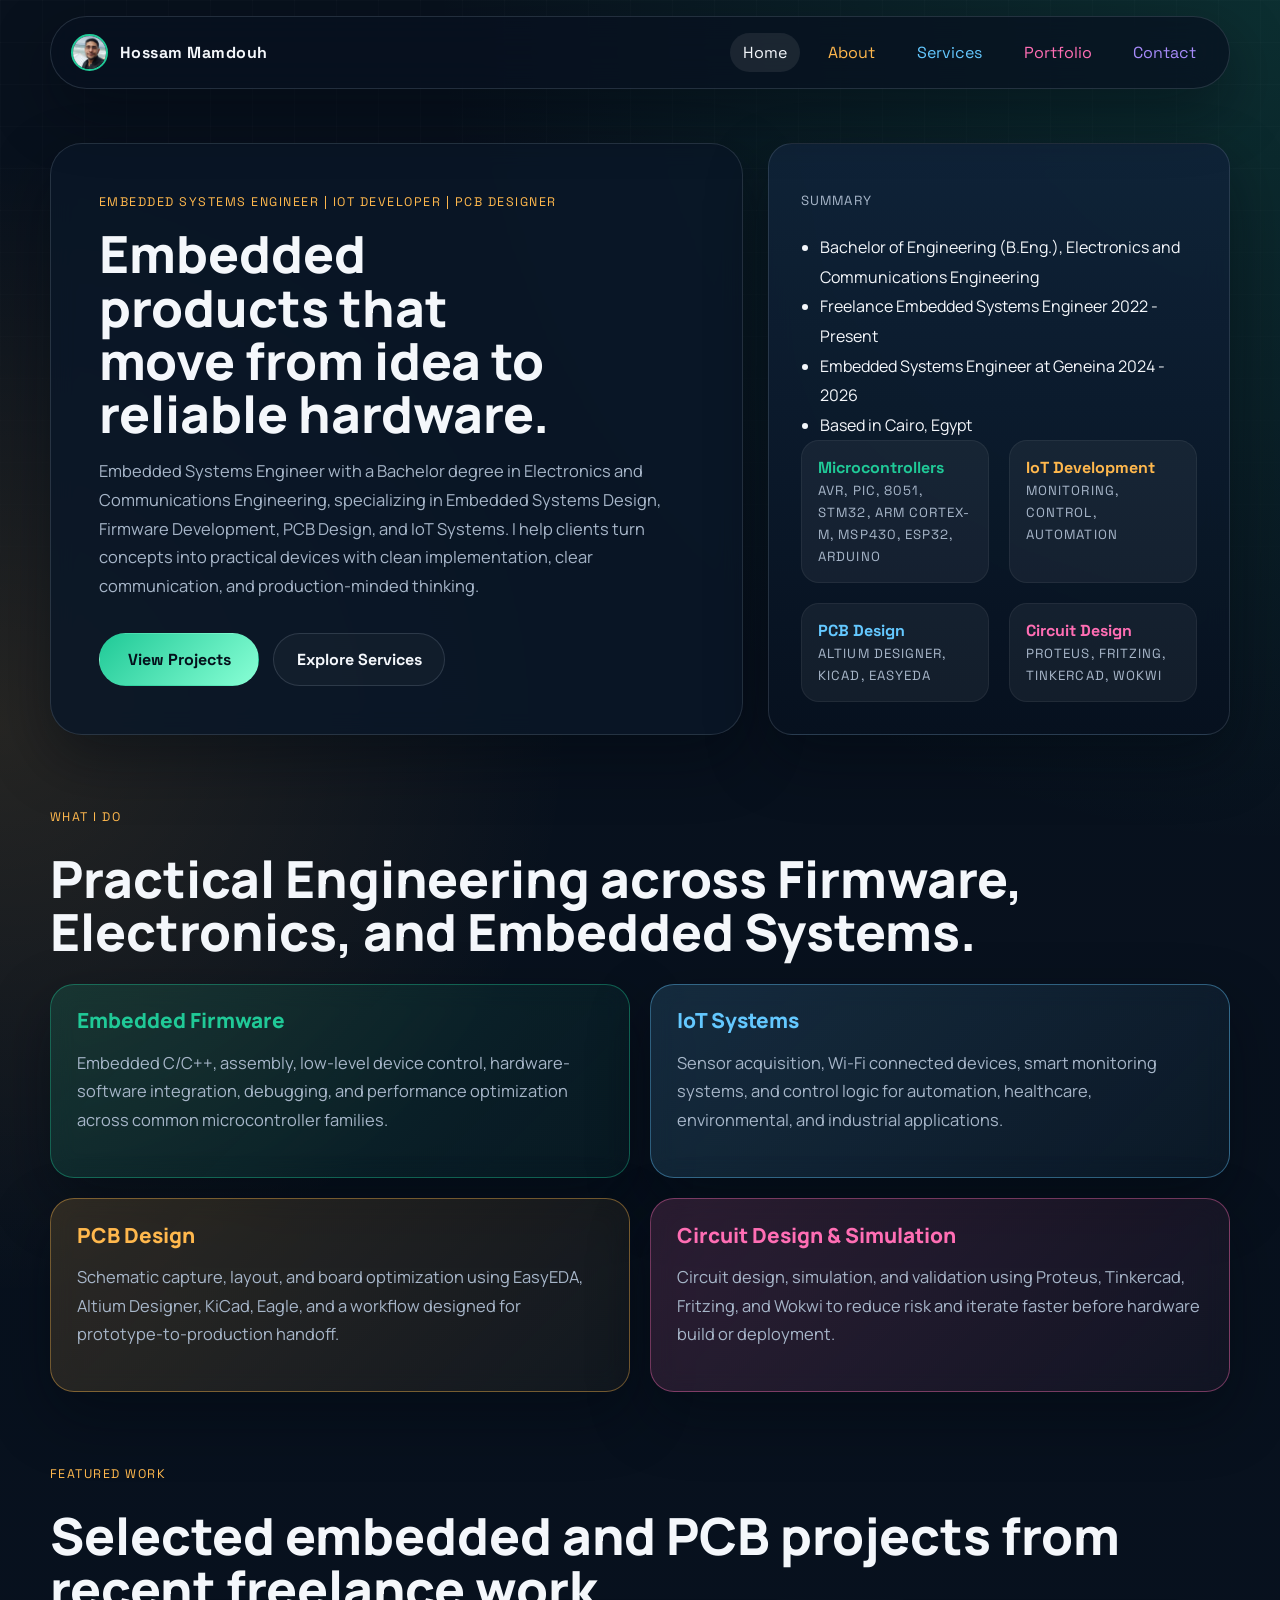
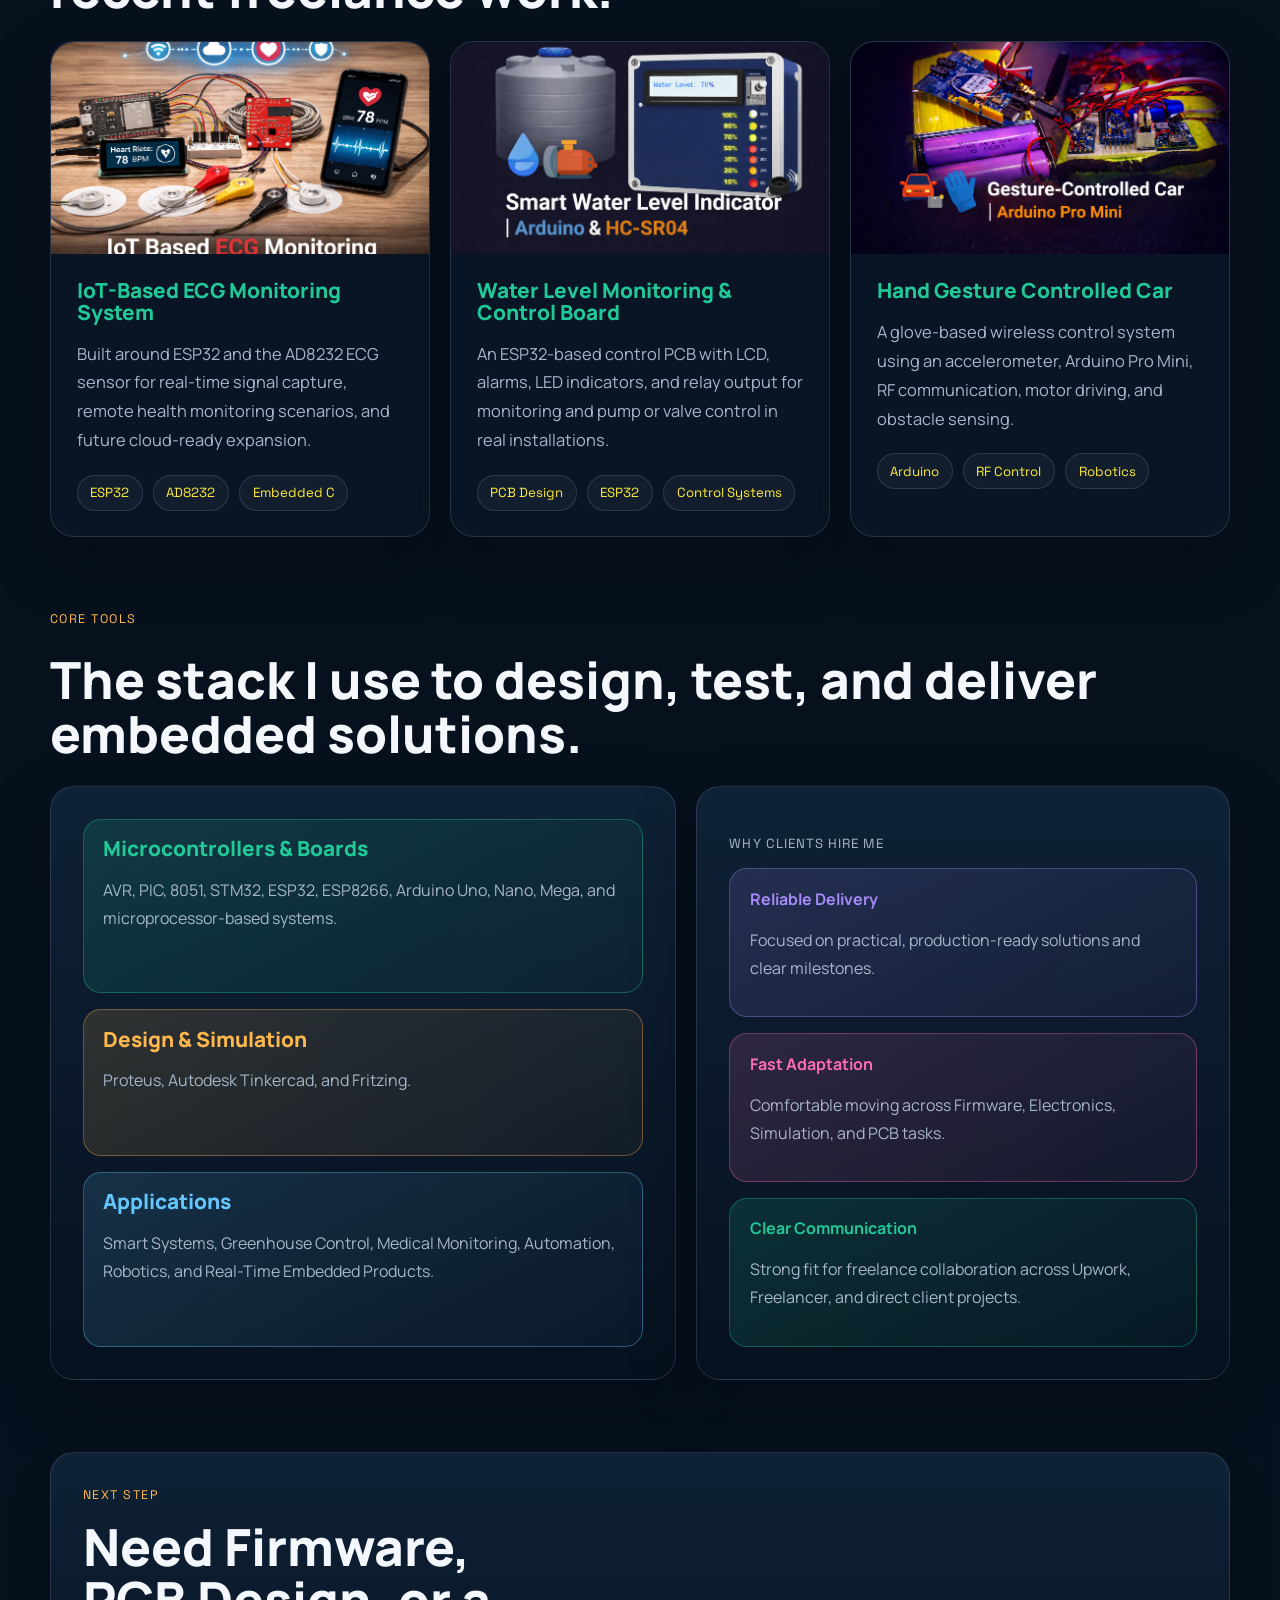
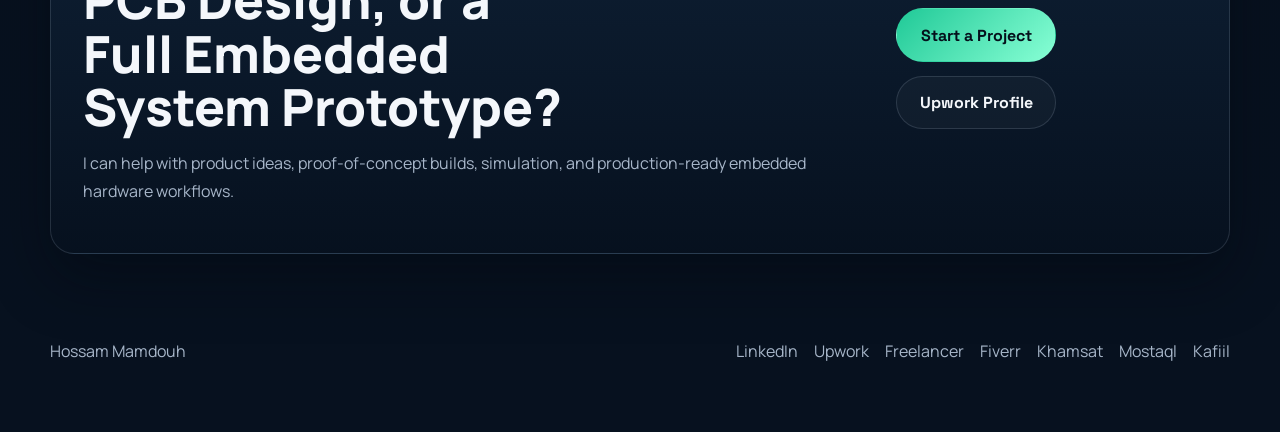
<file: index.html>
<!DOCTYPE html>
<html lang="en">
<head>
  <meta charset="UTF-8">
  <meta name="viewport" content="width=device-width, initial-scale=1.0">
  <title>Hossam Mamdouh | Embedded Systems Engineer</title>
  <meta
    name="description"
    content="Portfolio website for Hossam Mamdouh, an Embedded Systems Engineer, IoT developer, and PCB designer based in Egypt."
  >
  <link rel="preconnect" href="https://fonts.googleapis.com">
  <link rel="preconnect" href="https://fonts.gstatic.com" crossorigin>
  <link
    href="https://fonts.googleapis.com/css2?family=Space+Grotesk:wght@400;500;700&family=Manrope:wght@400;500;700;800&display=swap"
    rel="stylesheet"
  >
  <link rel="stylesheet" href="styles.css">
  <link rel="icon" href="favicon.svg" type="image/svg+xml">
</head>
<body>
  <div class="site-bg"></div>
  <div class="page-shell">
    <header class="site-header">
      <a class="brand" href="index.html">
        <img class="brand-mark" src="images/my-photo.png" alt="Hossam Mamdouh">
        <span>Hossam Mamdouh</span>
      </a>

      <button class="nav-toggle" type="button" aria-expanded="false" aria-controls="main-nav">
        Menu
      </button>

      <nav class="main-nav" id="main-nav" aria-label="Main navigation">
        <a class="is-active" href="index.html" aria-current="page">Home</a>
        <a href="about.html">About</a>
        <a href="services.html">Services</a>
        <a href="portfolio.html">Portfolio</a>
        <a href="contact.html">Contact</a>
      </nav>
    </header>

    <main>
      <section class="hero section">
        <div class="hero-copy reveal">
          <p class="eyebrow">Embedded Systems Engineer | IoT Developer | PCB Designer</p>
          <h2>Embedded products that move from idea to reliable hardware.</h2>
          <p class="hero-text">
            Embedded Systems Engineer with a Bachelor degree in Electronics and Communications Engineering, specializing in Embedded Systems Design, Firmware Development, PCB Design, and IoT Systems.
            I help clients turn concepts into practical devices with clean implementation, clear communication, and production-minded thinking.
          </p>

          <div class="hero-actions">
            <a class="button button-primary" href="portfolio.html">View Projects</a>
            <a class="button button-secondary" href="services.html">Explore Services</a>
          </div>
        </div>

        <aside class="hero-card reveal reveal-delay">
          <p class="card-label">Summary</p>
          <ul class="focus-list">
            <li>Bachelor of Engineering (B.Eng.), Electronics and Communications Engineering</li>
            <li>Freelance Embedded Systems Engineer 2022 - Present</li>
            <li>Embedded Systems Engineer at Geneina 2024 - 2026</li>
            <li>Based in Cairo, Egypt</li>
          </ul>

          <div class="hero-metrics">
            <article>
              <span class="metric-value">Microcontrollers</span>
              <span class="metric-label">AVR, PIC, 8051, STM32, ARM Cortex-M, MSP430, ESP32, Arduino</span>
            </article>
            <article>
              <span class="metric-value">IoT Development</span>
              <span class="metric-label">Monitoring, Control, Automation</span>
            </article>
            <article>
              <span class="metric-value">PCB Design</span>
              <span class="metric-label">Altium Designer, KiCad, EasyEDA</span>
            </article>
            <article>
              <span class="metric-value">Circuit Design</span>
              <span class="metric-label">Proteus, Fritzing, Tinkercad, Wokwi</span>
            </article>
          </div>
        </aside>
      </section>

      <section class="section">
        <div class="section-heading reveal">
          <p class="eyebrow">What I Do</p>
          <h2>Practical Engineering across Firmware, Electronics, and Embedded Systems.</h2>
        </div>

        <div class="feature-grid">
          <article class="feature-card reveal">
            <h3>Embedded Firmware</h3>
            <p>
              Embedded C/C++, assembly, low-level device control, hardware-software integration,
              debugging, and performance optimization across common microcontroller families.
            </p>
          </article>

          <article class="feature-card reveal reveal-delay">
            <h3>IoT Systems</h3>
            <p>
              Sensor acquisition, Wi-Fi connected devices, smart monitoring systems, and control
              logic for automation, healthcare, environmental, and industrial applications.
            </p>
          </article>

          <article class="feature-card reveal reveal-delay-2">
            <h3>PCB Design</h3>
            <p>
              Schematic capture, layout, and board optimization using EasyEDA, Altium Designer,
              KiCad, Eagle, and a workflow designed for prototype-to-production handoff.
            </p>
          </article>

          <article class="feature-card reveal reveal-delay-3">
            <h3>Circuit Design & Simulation</h3>
            <p>
              Circuit design, simulation, and validation using Proteus, Tinkercad, Fritzing, and Wokwi
              to reduce risk and iterate faster before hardware build or deployment.
            </p>
          </article>
        </div>
      </section>

      <section class="section split-section">
        <div class="section-heading reveal">
          <p class="eyebrow">Featured Work</p>
          <h2>Selected embedded and PCB projects from recent freelance work.</h2>
        </div>

        <div class="projects-grid">
          <article class="project-card reveal">
            <img src="images/ECG_Monitoring_System.png" alt="IoT-Based ECG Monitoring System" class="project-image">
            <h3>IoT-Based ECG Monitoring System</h3>
            <p>
              Built around ESP32 and the AD8232 ECG sensor for real-time signal capture, remote health
              monitoring scenarios, and future cloud-ready expansion.
            </p>
            <ul class="tag-list">
              <li>ESP32</li>
              <li>AD8232</li>
              <li>Embedded C</li>
            </ul>
          </article>

          <article class="project-card reveal reveal-delay">            
            <img src="images/Water_Level_Indicator.png" alt="Water Level Monitoring and Control Board" class="project-image">
            <h3>Water Level Monitoring & Control Board</h3>
            <p>
              An ESP32-based control PCB with LCD, alarms, LED indicators, and relay output for
              monitoring and pump or valve control in real installations.
            </p>
            <ul class="tag-list">
              <li>PCB Design</li>
              <li>ESP32</li>
              <li>Control Systems</li>
            </ul>
          </article>

          <article class="project-card reveal reveal-delay-2">
            <img src="images/Hand_Gesture_Controlled_Car.png" alt="Hand Gesture Controlled Car" class="project-image">
            <h3>Hand Gesture Controlled Car</h3>
            <p>
              A glove-based wireless control system using an accelerometer, Arduino Pro Mini,
              RF communication, motor driving, and obstacle sensing.
            </p>
            <ul class="tag-list">
              <li>Arduino</li>
              <li>RF Control</li>
              <li>Robotics</li>
            </ul>
          </article>
        </div>
      </section>

      <section class="section">
        <div class="section-heading reveal">
          <p class="eyebrow">Core Tools</p>
          <h2>The stack I use to design, test, and deliver embedded solutions.</h2>
        </div>

        <div class="split-grid">
          <div class="skills-panel reveal">
            <div class="skill-block">
              <h3>Microcontrollers & Boards</h3>
              <p>AVR, PIC, 8051, STM32, ESP32, ESP8266, Arduino Uno, Nano, Mega, and microprocessor-based systems.</p>
            </div>
            <div class="skill-block">
              <h3>Design & Simulation</h3>
              <p>Proteus, Autodesk Tinkercad, and Fritzing.</p>
            </div>
            <div class="skill-block">
              <h3>Applications</h3>
              <p>Smart Systems, Greenhouse Control, Medical Monitoring, Automation, Robotics, and Real-Time Embedded Products.</p>
            </div>
          </div>

          <div class="stack-panel reveal reveal-delay">
            <p class="card-label">Why clients hire me</p>
            <div class="info-list">
              <div>
                <strong>Reliable Delivery</strong>
                <p>Focused on practical, production-ready solutions and clear milestones.</p>
              </div>
              <div>
                <strong>Fast Adaptation</strong>
                <p>Comfortable moving across Firmware, Electronics, Simulation, and PCB tasks.</p>
              </div>
              <div>
                <strong>Clear Communication</strong>
                <p>Strong fit for freelance collaboration across Upwork, Freelancer, and direct client projects.</p>
              </div>
            </div>
          </div>
        </div>
      </section>

      <section class="section">
        <div class="cta-panel reveal">
          <div>
            <p class="eyebrow">Next Step</p>
            <h2>Need Firmware, PCB Design, or a Full Embedded System Prototype?</h2>
            <p>
              I can help with product ideas, proof-of-concept builds, simulation, and production-ready embedded hardware workflows.
            </p>
          </div>
          <div class="hero-actions">
            <a class="button button-primary" href="contact.html">Start a Project</a>
            <a class="button button-secondary" href="https://www.upwork.com/freelancers/~014bb97d4d3ca642b9" target="_blank" rel="noreferrer">Upwork Profile</a>
          </div>
        </div>
      </section>
    </main>

    <footer class="site-footer">
      <p>Hossam Mamdouh</p>
      <div class="footer-links">
        <a href="https://www.linkedin.com/in/hossam-mamdouh/" target="_blank" rel="noreferrer">LinkedIn</a>
        <a href="https://www.upwork.com/freelancers/~014bb97d4d3ca642b9" target="_blank" rel="noreferrer">Upwork</a>
        <a href="https://www.freelancer.com/u/HossamMamdouh96" target="_blank" rel="noreferrer">Freelancer</a>
        <a href="https://www.fiverr.com/sellers/hossam_elsayed_/" target="_blank" rel="noreferrer">Fiverr</a>
        <a href="https://khamsat.com/user/hossam_el_sayed" target="_blank" rel="noreferrer">Khamsat</a>
        <a href="https://mostaql.com/u/Hossam_Mamdouh1" target="_blank" rel="noreferrer">Mostaql</a>
        <a href="https://kafiil.com/u/Hossam_Mamdouh" target="_blank" rel="noreferrer">Kafiil</a>
      </div>
    </footer>
  </div>

  <script src="script.js"></script>
</body>
</html>
</file>
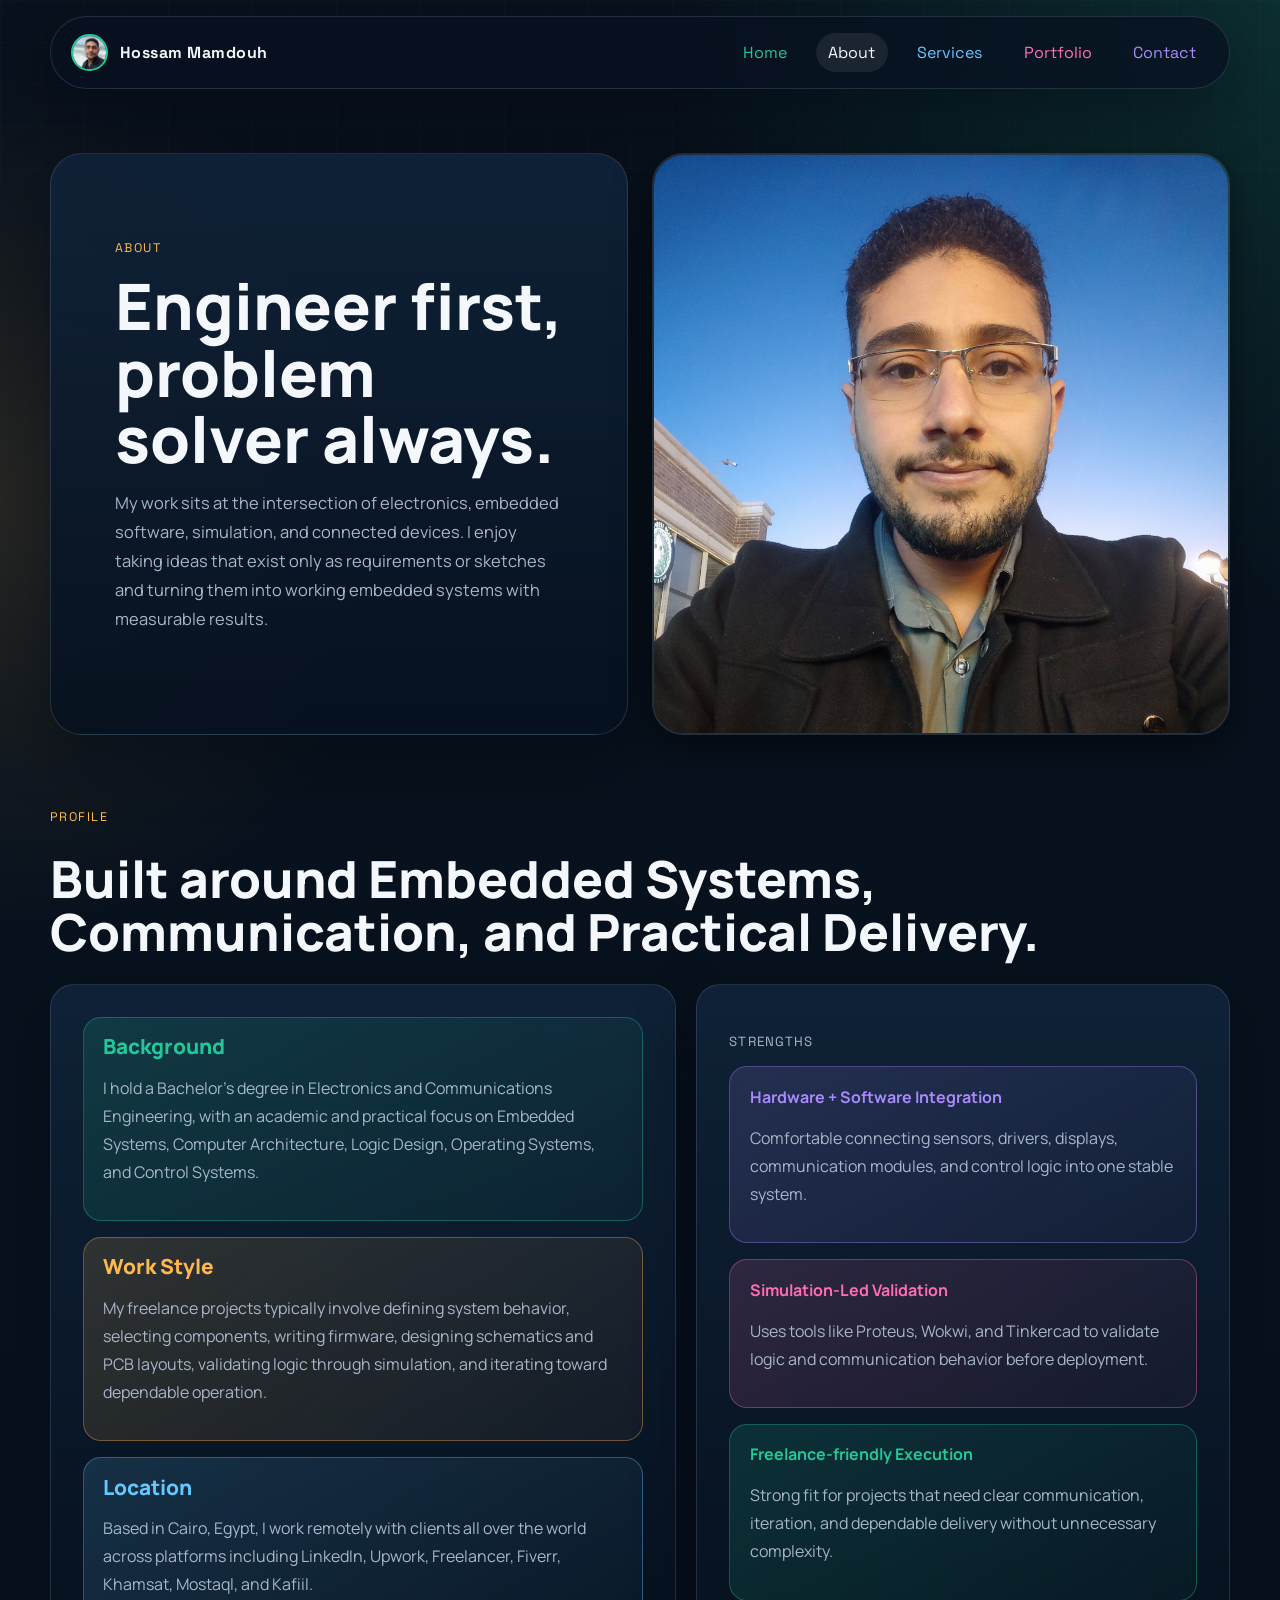
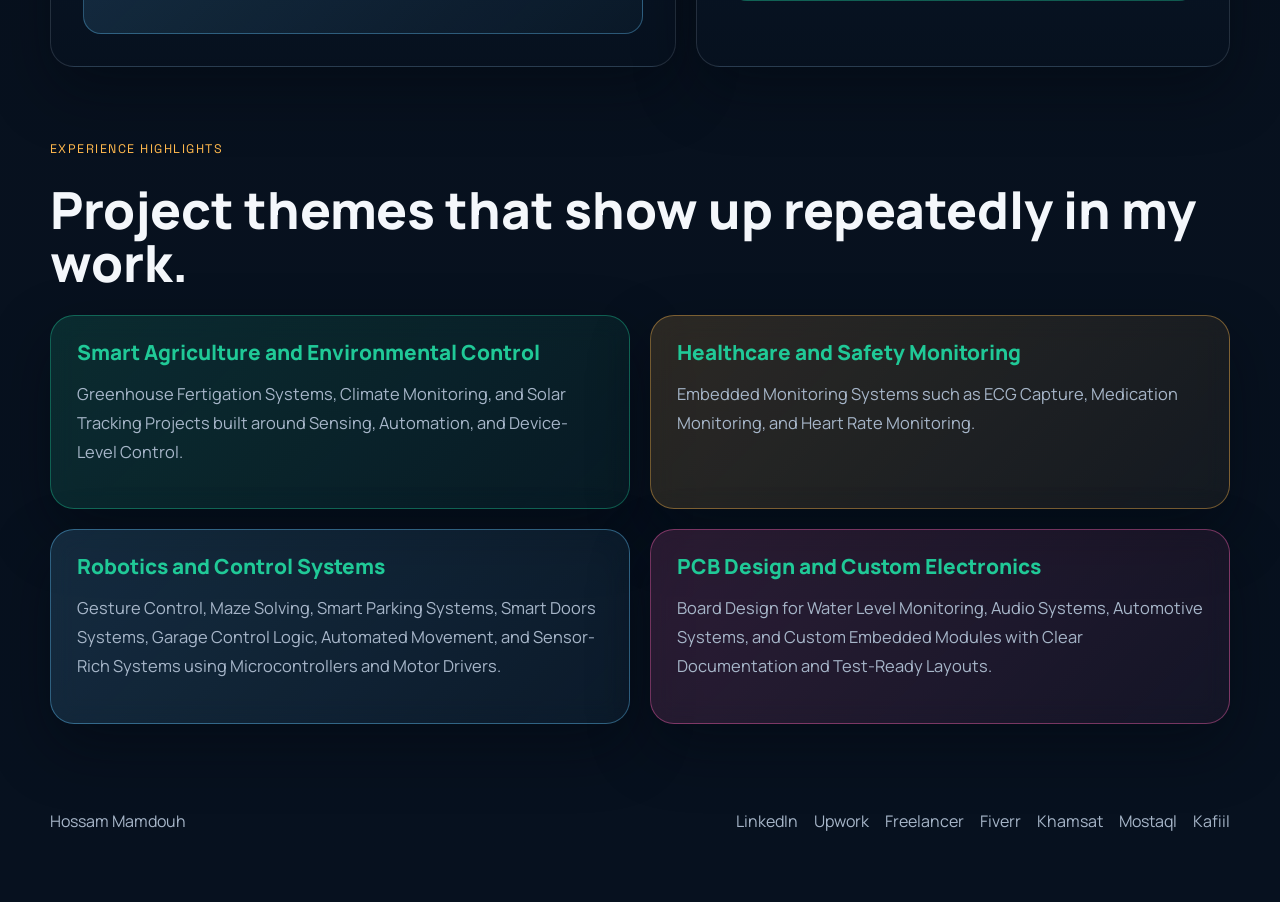
<file: about.html>
<!DOCTYPE html>
<html lang="en">
<head>
  <meta charset="UTF-8">
  <meta name="viewport" content="width=device-width, initial-scale=1.0">
  <title>About | Hossam Mamdouh</title>
  <meta
    name="description"
    content="About Hossam Mamdouh, an embedded systems engineer specializing in firmware, IoT, PCB design, and hardware prototyping."
  >
  <link rel="preconnect" href="https://fonts.googleapis.com">
  <link rel="preconnect" href="https://fonts.gstatic.com" crossorigin>
  <link
    href="https://fonts.googleapis.com/css2?family=Space+Grotesk:wght@400;500;700&family=Manrope:wght@400;500;700;800&display=swap"
    rel="stylesheet"
  >
  <link rel="stylesheet" href="styles.css">
  <link rel="icon" href="favicon.svg" type="image/svg+xml">
</head>
<body>
  <div class="site-bg"></div>
  <div class="page-shell">
    <header class="site-header">
      <a class="brand" href="index.html">
        <img class="brand-mark" src="images/my-photo.png" alt="Hossam Mamdouh">
        <span>Hossam Mamdouh</span>
      </a>

      <button class="nav-toggle" type="button" aria-expanded="false" aria-controls="main-nav">
        Menu
      </button>

      <nav class="main-nav" id="main-nav" aria-label="Main navigation">
        <a href="index.html">Home</a>
        <a class="is-active" href="about.html" aria-current="page">About</a>
        <a href="services.html">Services</a>
        <a href="portfolio.html">Portfolio</a>
        <a href="contact.html">Contact</a>
      </nav>
    </header>

    <main>
      <section class="page-hero section reveal">
        <div class="page-hero-card">
          <p class="eyebrow">About</p>
          <h1>Engineer first, problem solver always.</h1>
          <p class="intro-copy">
            My work sits at the intersection of electronics, embedded software, simulation, and connected
            devices. I enjoy taking ideas that exist only as requirements or sketches and turning them into
            working embedded systems with measurable results.
          </p>
        </div>
        <div class="page-hero-image reveal reveal-delay">
          <img src="images/My_Photo.jpg" alt="Hossam Mamdouh - Embedded Systems Engineer">
        </div>
      </section>

      <section class="section">
        <div class="section-heading reveal">
          <p class="eyebrow">Profile</p>
          <h2>Built around Embedded Systems, Communication, and Practical Delivery.</h2>
        </div>

        <div class="split-grid">
          <div class="skills-panel reveal">
            <div class="skill-block">
              <h3>Background</h3>
              <p>
                I hold a Bachelor's degree in Electronics and Communications Engineering, with an academic
                and practical focus on Embedded Systems, Computer Architecture, Logic Design, Operating Systems,
                and Control Systems.
              </p>
            </div>
            <div class="skill-block">
              <h3>Work Style</h3>
              <p>
                My freelance projects typically involve defining system behavior, selecting components,
                writing firmware, designing schematics and PCB layouts, validating logic through simulation,
                and iterating toward dependable operation.
              </p>
            </div>
            <div class="skill-block">
              <h3>Location</h3>
              <p>
                Based in Cairo, Egypt, I work remotely with clients all over the world across platforms including
                LinkedIn, Upwork, Freelancer, Fiverr, Khamsat, Mostaql, and Kafiil.
              </p>
            </div>
          </div>

          <div class="stack-panel reveal reveal-delay">
            <p class="card-label">Strengths</p>
            <div class="info-list">
              <div>
                <strong>Hardware + Software Integration</strong>
                <p>Comfortable connecting sensors, drivers, displays, communication modules, and control logic into one stable system.</p>
              </div>
              <div>
                <strong>Simulation-Led Validation</strong>
                <p>Uses tools like Proteus, Wokwi, and Tinkercad to validate logic and communication behavior before deployment.</p>
              </div>
              <div>
                <strong>Freelance-friendly Execution</strong>
                <p>Strong fit for projects that need clear communication, iteration, and dependable delivery without unnecessary complexity.</p>
              </div>
            </div>
          </div>
        </div>
      </section>

      <section class="section">
        <div class="section-heading reveal">
          <p class="eyebrow">Experience Highlights</p>
          <h2>Project themes that show up repeatedly in my work.</h2>
        </div>

        <div class="timeline-grid">
          <article class="timeline-card reveal">
            <h3>Smart Agriculture and Environmental Control</h3>
            <p>
              Greenhouse Fertigation Systems, Climate Monitoring, and Solar Tracking Projects built around
              Sensing, Automation, and Device-Level Control.
            </p>
          </article>

          <article class="timeline-card reveal reveal-delay">
            <h3>Healthcare and Safety Monitoring</h3>
            <p>
              Embedded Monitoring Systems such as ECG Capture, Medication Monitoring, and Heart Rate Monitoring.
            </p>
          </article>

          <article class="timeline-card reveal reveal-delay">
            <h3>Robotics and Control Systems</h3>
            <p>
              Gesture Control, Maze Solving, Smart Parking Systems, Smart Doors Systems, Garage Control Logic, Automated Movement, and Sensor-Rich Systems using Microcontrollers and Motor Drivers.
            </p>
          </article>

          <article class="timeline-card reveal reveal-delay-2">
            <h3>PCB Design and Custom Electronics</h3>
            <p>
              Board Design for Water Level Monitoring, Audio Systems, Automotive Systems, and Custom Embedded Modules with Clear Documentation and Test-Ready Layouts.
            </p>
          </article>
        </div>
      </section>
    </main>

    <footer class="site-footer">
      <p>Hossam Mamdouh</p>
      <div class="footer-links">
        <a href="https://www.linkedin.com/in/hossam-mamdouh/" target="_blank" rel="noreferrer">LinkedIn</a>
        <a href="https://www.upwork.com/freelancers/~014bb97d4d3ca642b9" target="_blank" rel="noreferrer">Upwork</a>
        <a href="https://www.freelancer.com/u/HossamMamdouh96" target="_blank" rel="noreferrer">Freelancer</a>
        <a href="https://www.fiverr.com/sellers/hossam_elsayed_/" target="_blank" rel="noreferrer">Fiverr</a>
        <a href="https://khamsat.com/user/hossam_el_sayed" target="_blank" rel="noreferrer">Khamsat</a>
        <a href="https://mostaql.com/u/Hossam_Mamdouh1" target="_blank" rel="noreferrer">Mostaql</a>
        <a href="https://kafiil.com/u/Hossam_Mamdouh" target="_blank" rel="noreferrer">Kafiil</a>
      </div>
    </footer>
  </div>

  <script src="script.js"></script>
</body>
</html>
</file>
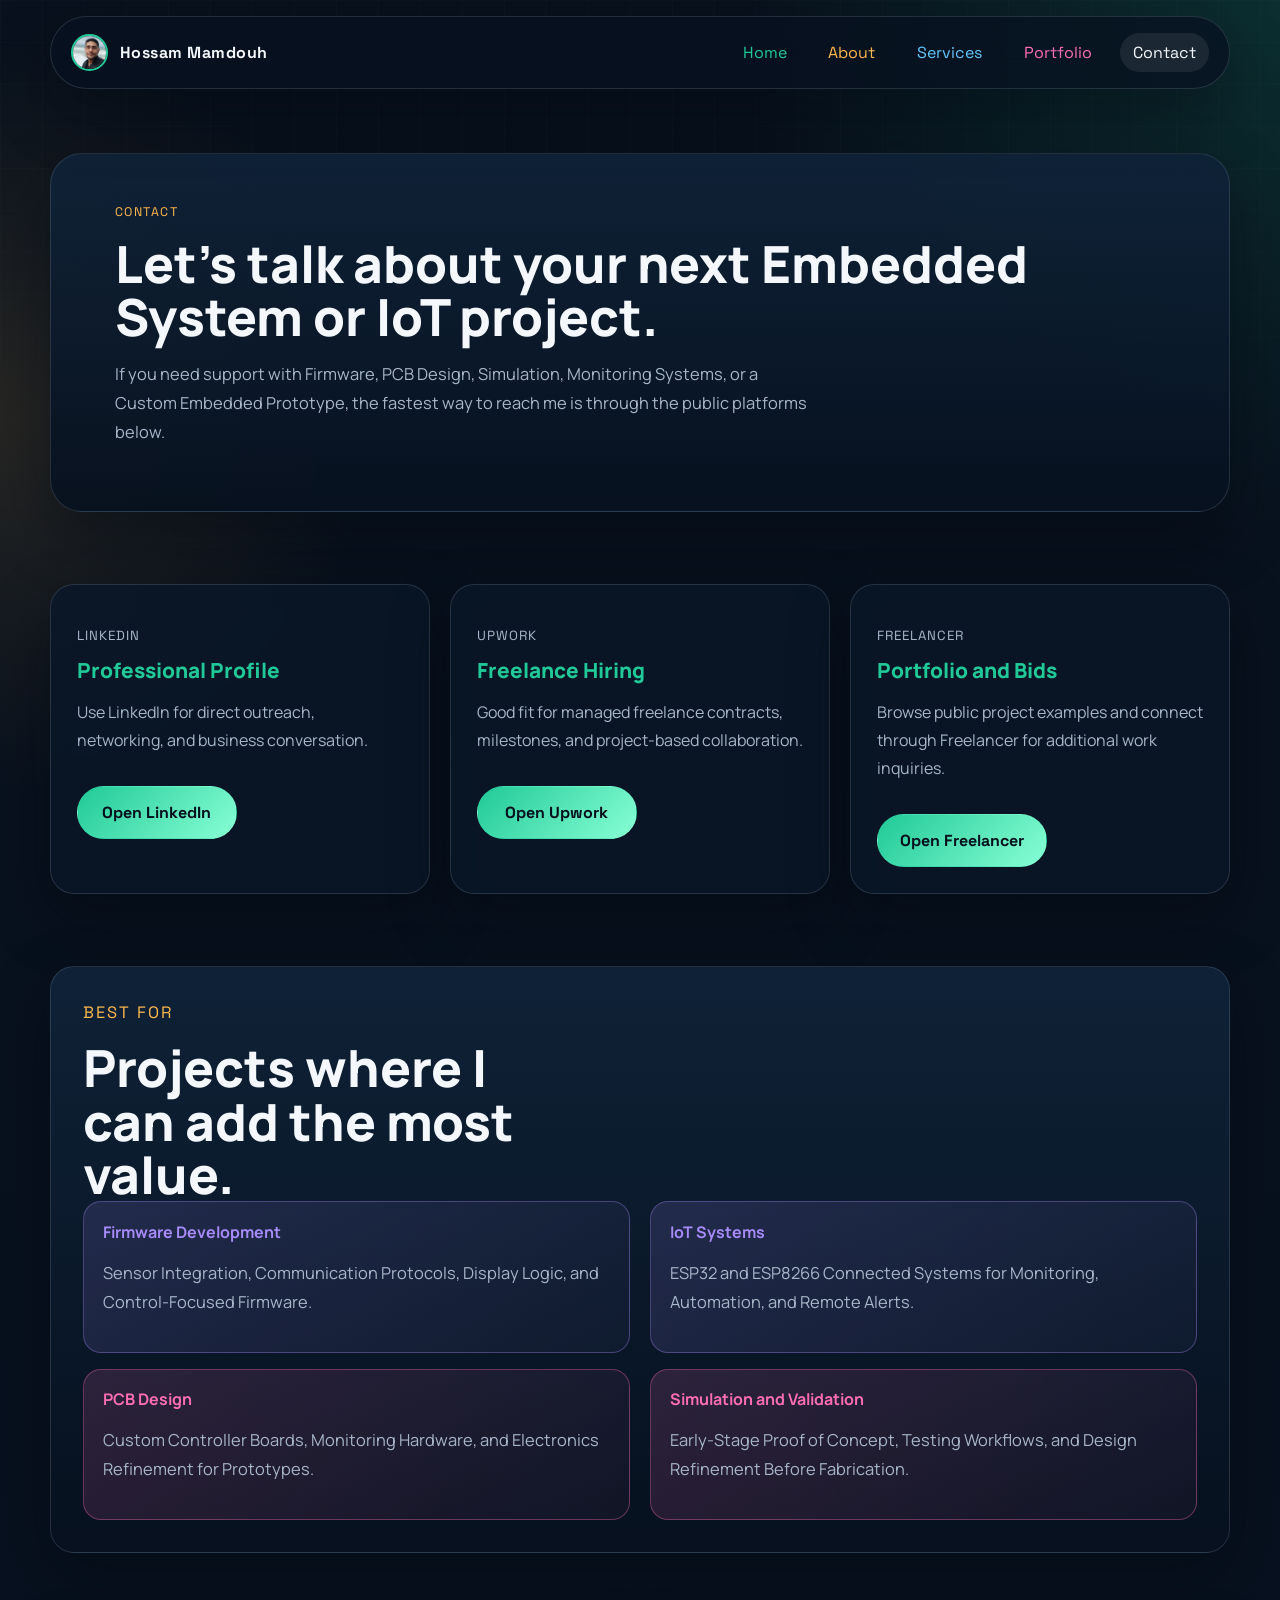
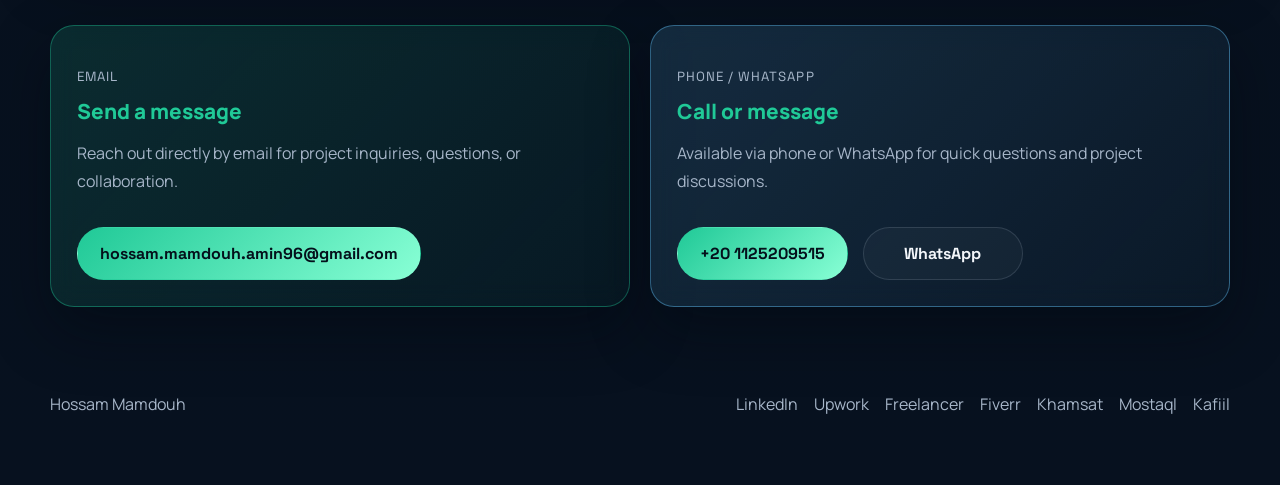
<file: contact.html>
<!DOCTYPE html>
<html lang="en">
<head>
  <meta charset="UTF-8">
  <meta name="viewport" content="width=device-width, initial-scale=1.0">
  <title>Contact | Hossam Mamdouh</title>
  <meta
    name="description"
    content="Contact Hossam Mamdouh for Embedded Systems, IoT, Firmware, and PCB Design projects."
  >
  <link rel="preconnect" href="https://fonts.googleapis.com">
  <link rel="preconnect" href="https://fonts.gstatic.com" crossorigin>
  <link
    href="https://fonts.googleapis.com/css2?family=Space+Grotesk:wght@400;500;700&family=Manrope:wght@400;500;700;800&display=swap"
    rel="stylesheet"
  >
  <link rel="stylesheet" href="styles.css">
  <link rel="icon" href="favicon.svg" type="image/svg+xml">
</head>
<body>
  <div class="site-bg"></div>
  <div class="page-shell">
    <header class="site-header">
      <a class="brand" href="index.html">
        <img class="brand-mark" src="images/my-photo.png" alt="Hossam Mamdouh">
        <span>Hossam Mamdouh</span>
      </a>

      <button class="nav-toggle" type="button" aria-expanded="false" aria-controls="main-nav">
        Menu
      </button>

      <nav class="main-nav" id="main-nav" aria-label="Main navigation">
        <a href="index.html">Home</a>
        <a href="about.html">About</a>
        <a href="services.html">Services</a>
        <a href="portfolio.html">Portfolio</a>
        <a class="is-active" href="contact.html" aria-current="page">Contact</a>
      </nav>
    </header>

    <main>
      <section class="page-hero section reveal">
        <div class="page-hero-card">
          <p class="eyebrow">Contact</p>
          <h2>Let’s talk about your next Embedded System or IoT project.</h2>
          <p class="intro-copy">
            If you need support with Firmware, PCB Design, Simulation, Monitoring Systems, or a Custom
            Embedded Prototype, the fastest way to reach me is through the public platforms below.
          </p>
        </div>
      </section>

      <section class="section">
        <div class="contact-grid">
          <article class="contact-card reveal">
            <p class="card-label">LinkedIn</p>
            <h3>Professional Profile</h3>
            <p>Use LinkedIn for direct outreach, networking, and business conversation.</p>
            <div class="hero-actions">
              <a class="button button-primary" href="https://www.linkedin.com/in/hossam-mamdouh/" target="_blank" rel="noreferrer">Open LinkedIn</a>
            </div>
          </article>

          <article class="contact-card reveal reveal-delay">
            <p class="card-label">Upwork</p>
            <h3>Freelance Hiring</h3>
            <p>Good fit for managed freelance contracts, milestones, and project-based collaboration.</p>
            <div class="hero-actions">
              <a class="button button-primary" href="https://www.upwork.com/freelancers/~014bb97d4d3ca642b9" target="_blank" rel="noreferrer">Open Upwork</a>
            </div>
          </article>

          <article class="contact-card reveal reveal-delay-2">
            <p class="card-label">Freelancer</p>
            <h3>Portfolio and Bids</h3>
            <p>Browse public project examples and connect through Freelancer for additional work inquiries.</p>
            <div class="hero-actions">
              <a class="button button-primary" href="https://www.freelancer.com/u/HossamMamdouh96" target="_blank" rel="noreferrer">Open Freelancer</a>
            </div>
          </article>
        </div>
      </section>

      <section class="section">
        <div class="contact-panel reveal">
          <p class="eyebrow">Best For</p>
          <h2>Projects where I can add the most value.</h2>
          <div class="info-grid">
            <div class="info-list">
              <div>
                <strong>Firmware Development</strong>
                <p>Sensor Integration, Communication Protocols, Display Logic, and Control-Focused Firmware.</p>
              </div>
              <div>
                <strong>PCB Design</strong>
                <p>Custom Controller Boards, Monitoring Hardware, and Electronics Refinement for Prototypes.</p>
              </div>
            </div>
            <div class="info-list">
              <div>
                <strong>IoT Systems</strong>
                <p>ESP32 and ESP8266 Connected Systems for Monitoring, Automation, and Remote Alerts.</p>
              </div>
              <div>
                <strong>Simulation and Validation</strong>
                <p>Early-Stage Proof of Concept, Testing Workflows, and Design Refinement Before Fabrication.</p>
              </div>
            </div>
          </div>
        </div>
      </section>

      <section class="section">
        <div class="contact-grid direct-contact reveal">
          <article class="contact-card">
            <p class="card-label">Email</p>
            <h3>Send a message</h3>
            <p>Reach out directly by email for project inquiries, questions, or collaboration.</p>
            <div class="hero-actions">
              <a class="button button-primary" href="mailto:hossam.mamdouh.amin96@gmail.com">hossam.mamdouh.amin96@gmail.com</a>
            </div>
          </article>

          <article class="contact-card">
            <p class="card-label">Phone / WhatsApp</p>
            <h3>Call or message</h3>
            <p>Available via phone or WhatsApp for quick questions and project discussions.</p>
            <div class="hero-actions">
              <a class="button button-primary" href="tel:+201125209515">+20 1125209515</a>
              <a class="button button-secondary" href="https://wa.me/201125209515" target="_blank" rel="noreferrer">WhatsApp</a>
            </div>
          </article>
        </div>
      </section>

    </main>

    <footer class="site-footer">
      <p>Hossam Mamdouh</p>
      <div class="footer-links">
        <a href="https://www.linkedin.com/in/hossam-mamdouh/" target="_blank" rel="noreferrer">LinkedIn</a>
        <a href="https://www.upwork.com/freelancers/~014bb97d4d3ca642b9" target="_blank" rel="noreferrer">Upwork</a>
        <a href="https://www.freelancer.com/u/HossamMamdouh96" target="_blank" rel="noreferrer">Freelancer</a>
        <a href="https://www.fiverr.com/sellers/hossam_elsayed_/" target="_blank" rel="noreferrer">Fiverr</a>
        <a href="https://khamsat.com/user/hossam_el_sayed" target="_blank" rel="noreferrer">Khamsat</a>
        <a href="https://mostaql.com/u/Hossam_Mamdouh1" target="_blank" rel="noreferrer">Mostaql</a>
        <a href="https://kafiil.com/u/Hossam_Mamdouh" target="_blank" rel="noreferrer">Kafiil</a>
      </div>
    </footer>
  </div>

  <script src="script.js"></script>
</body>
</html>
</file>
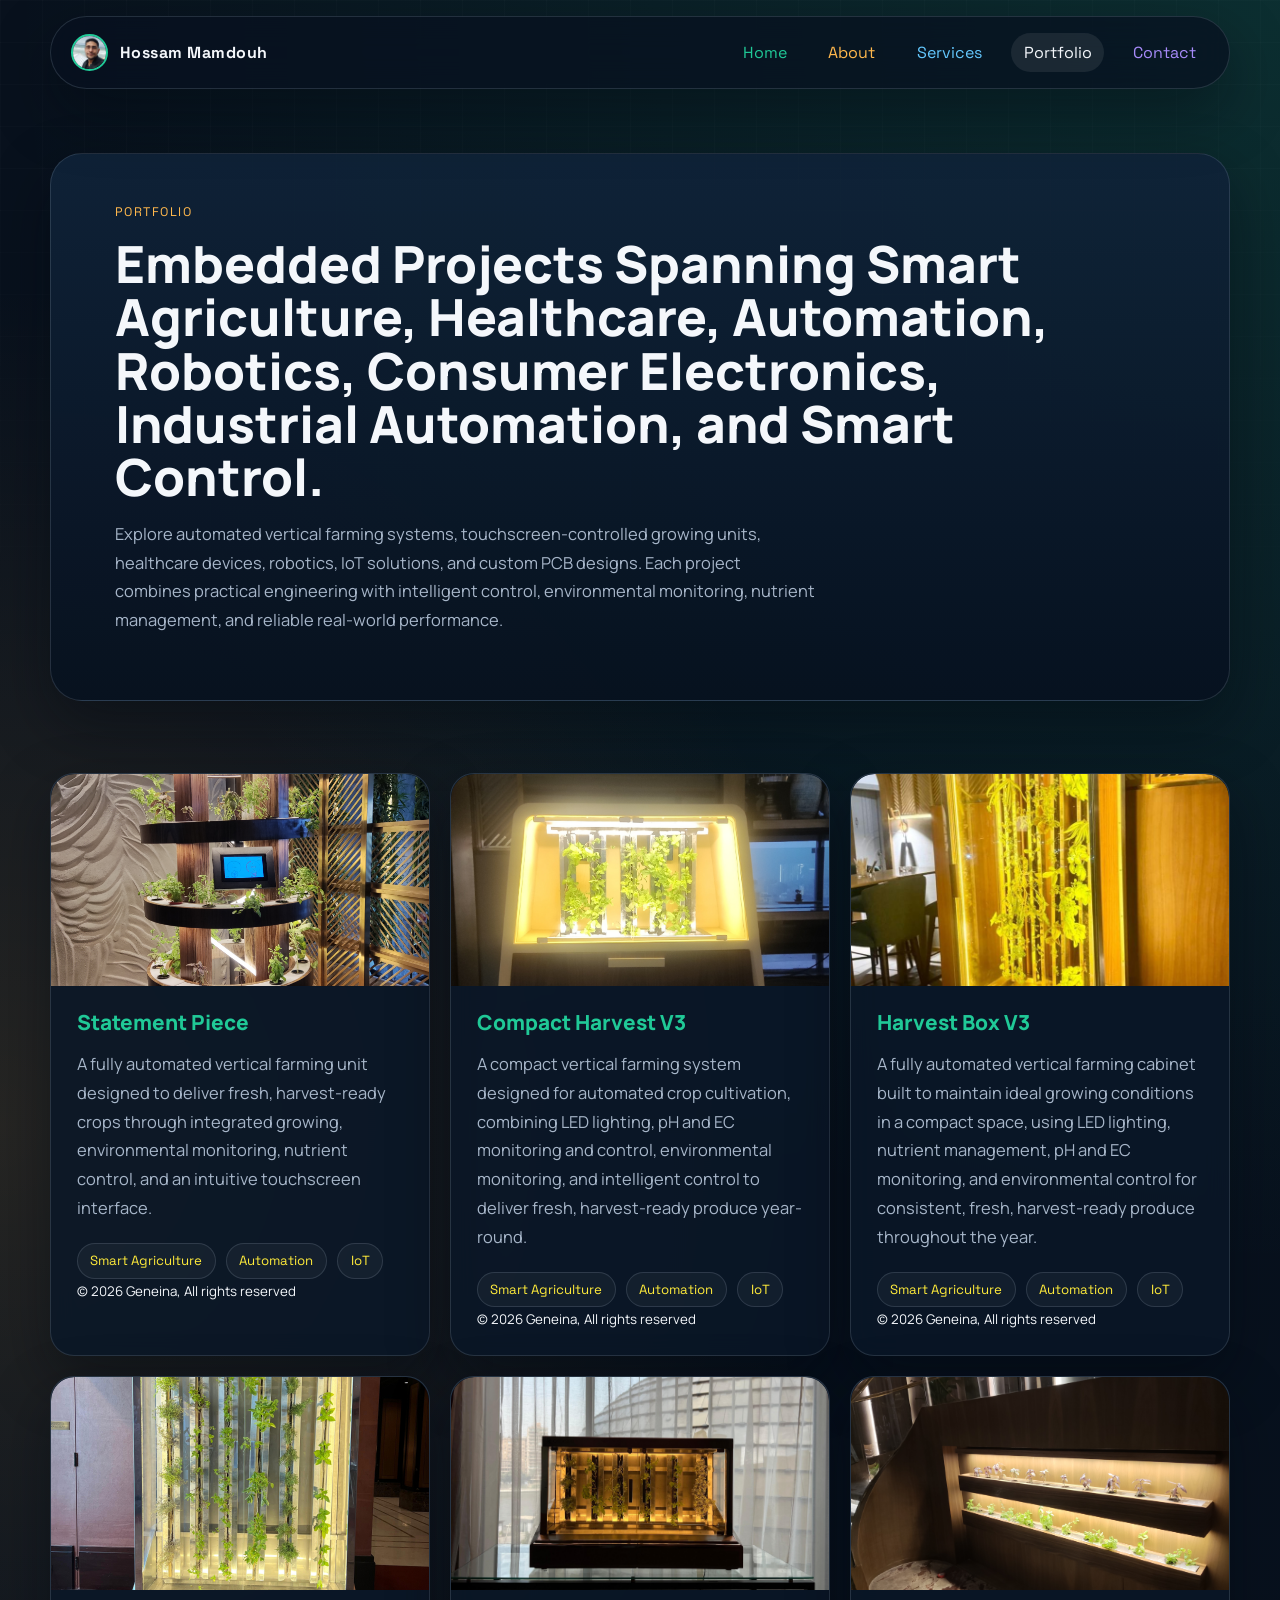
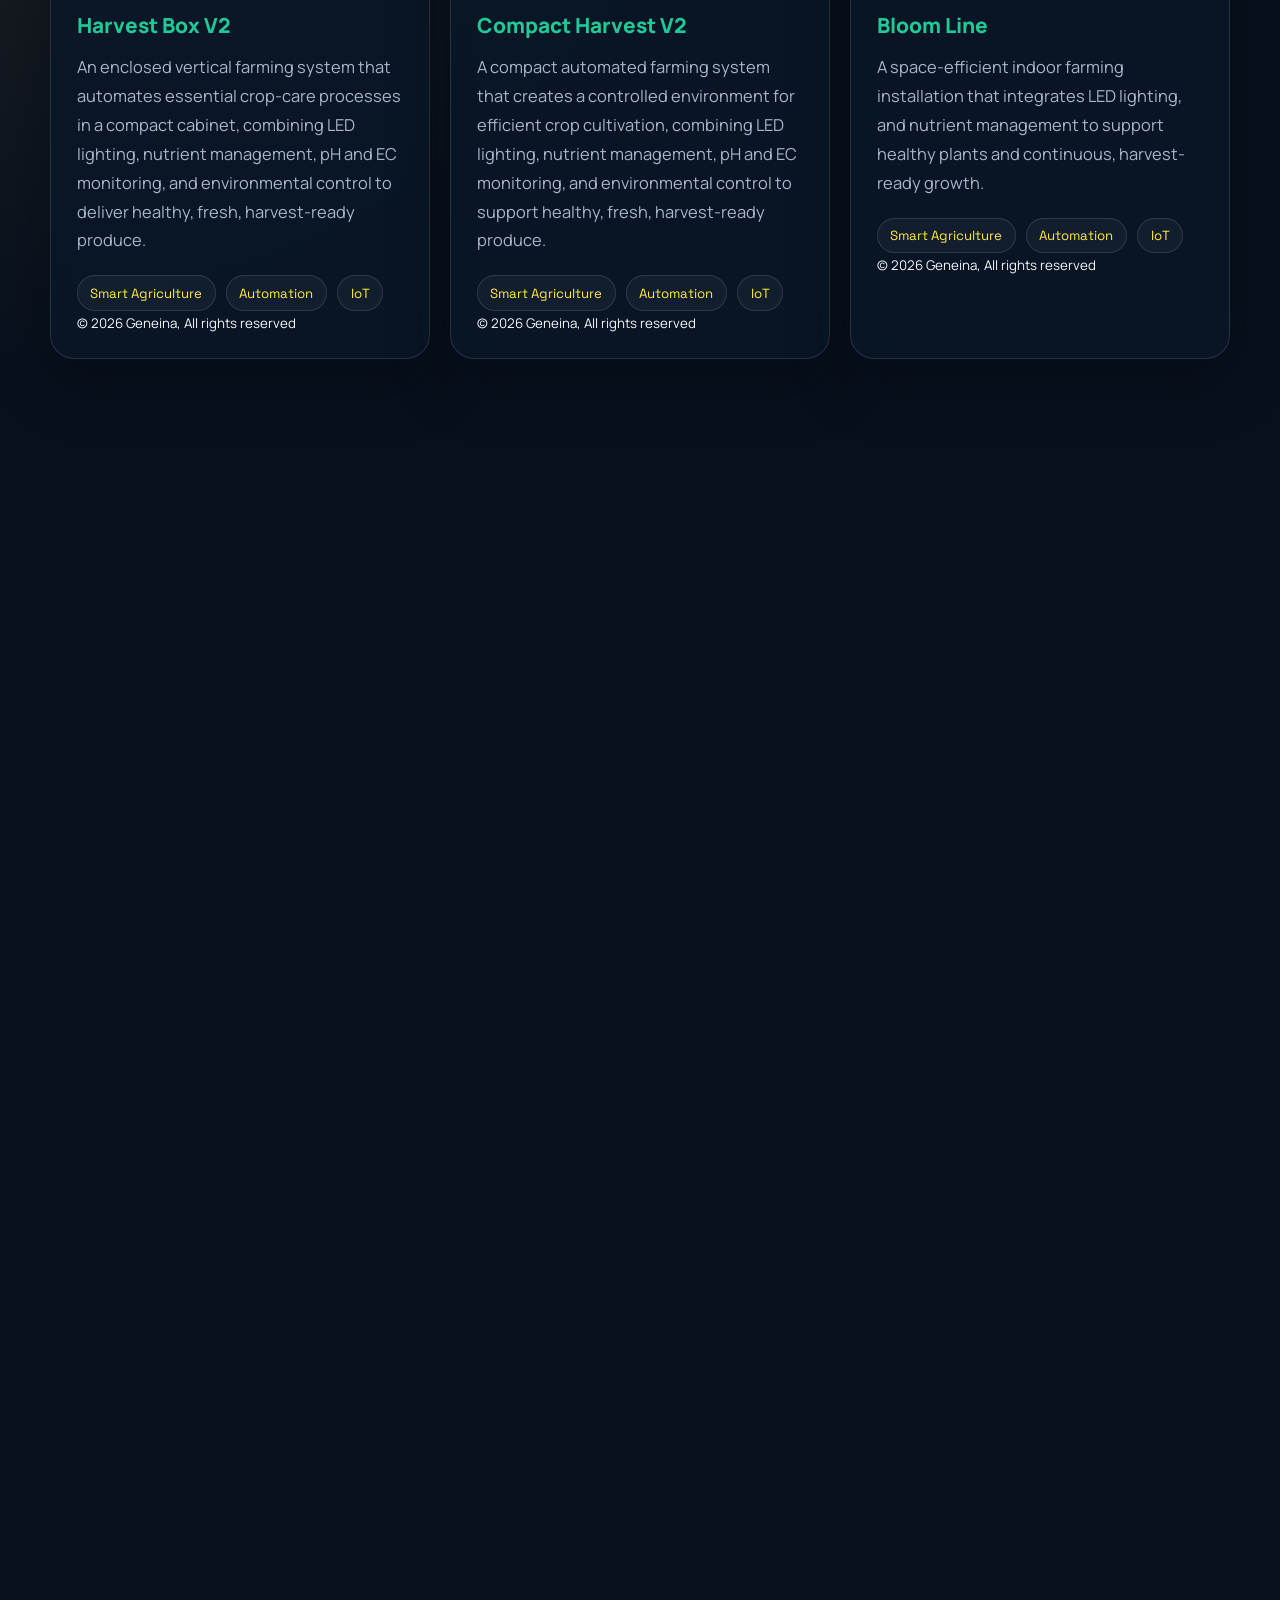
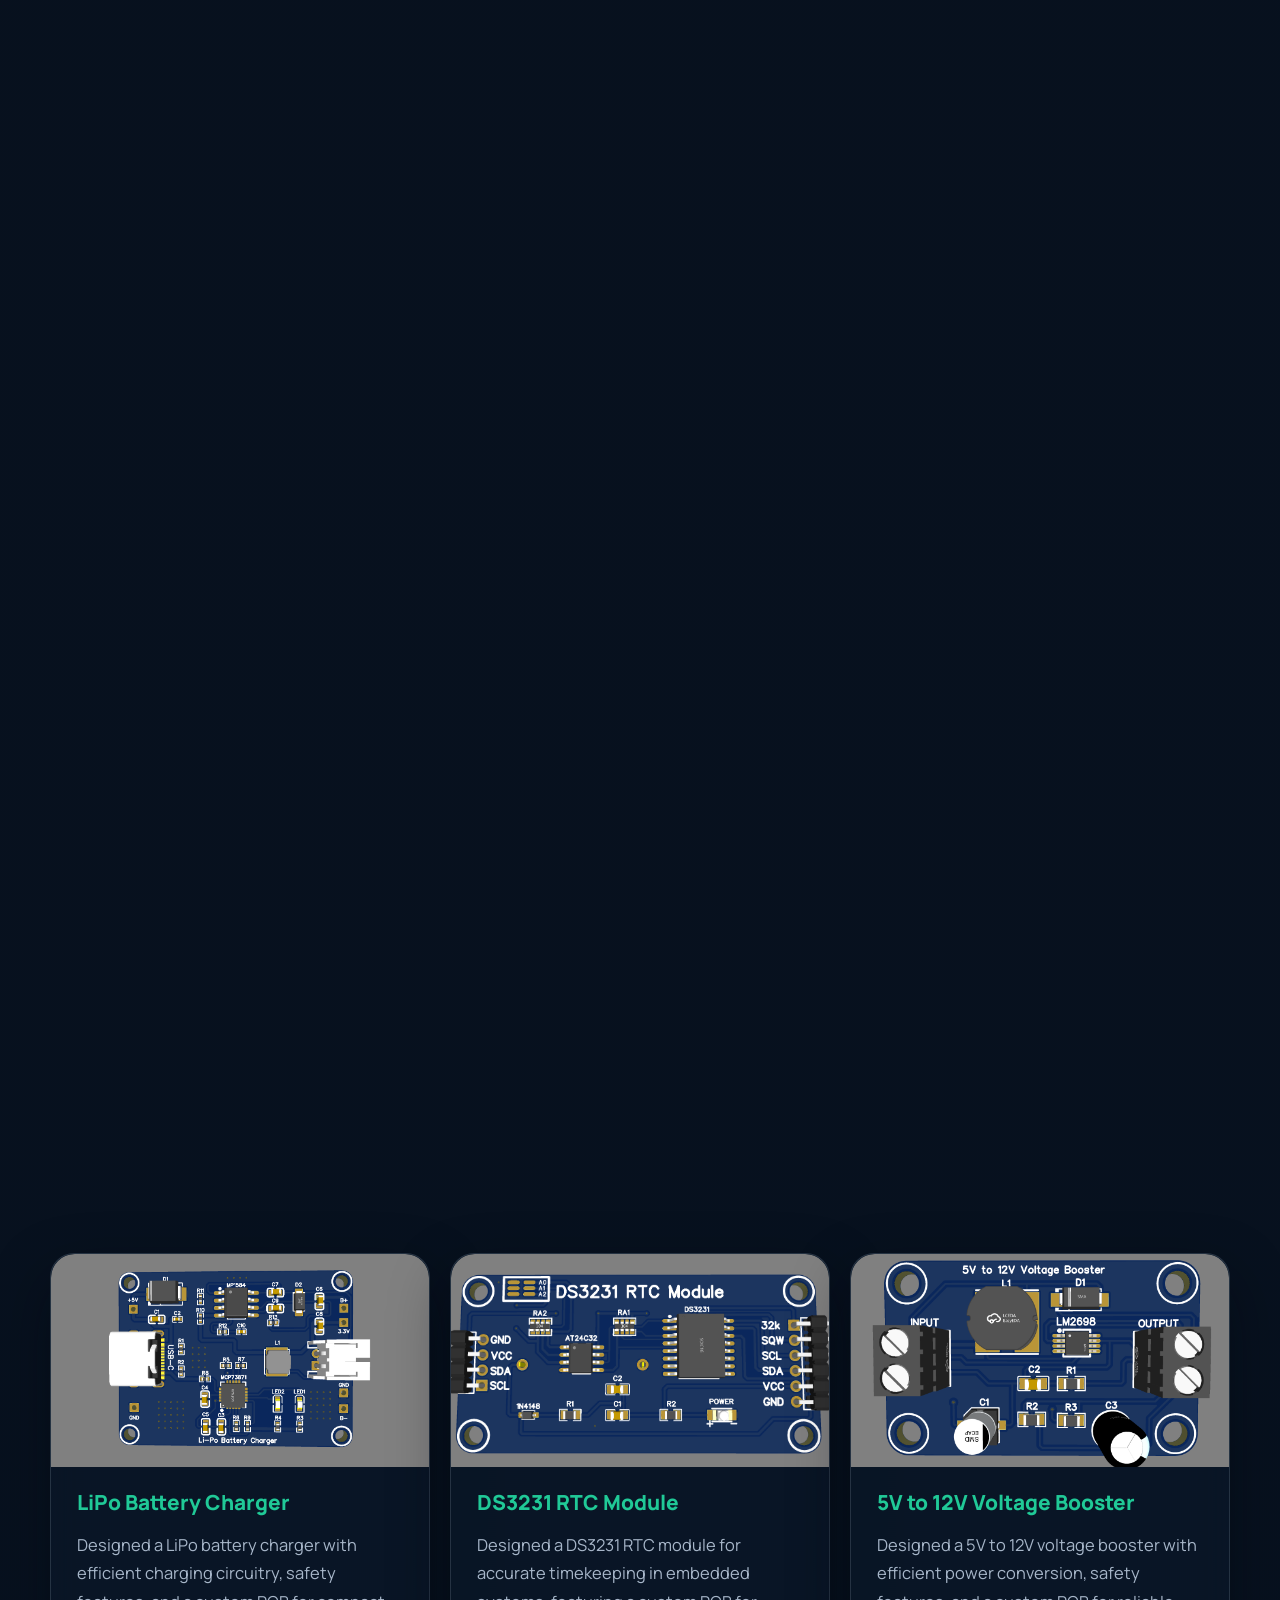
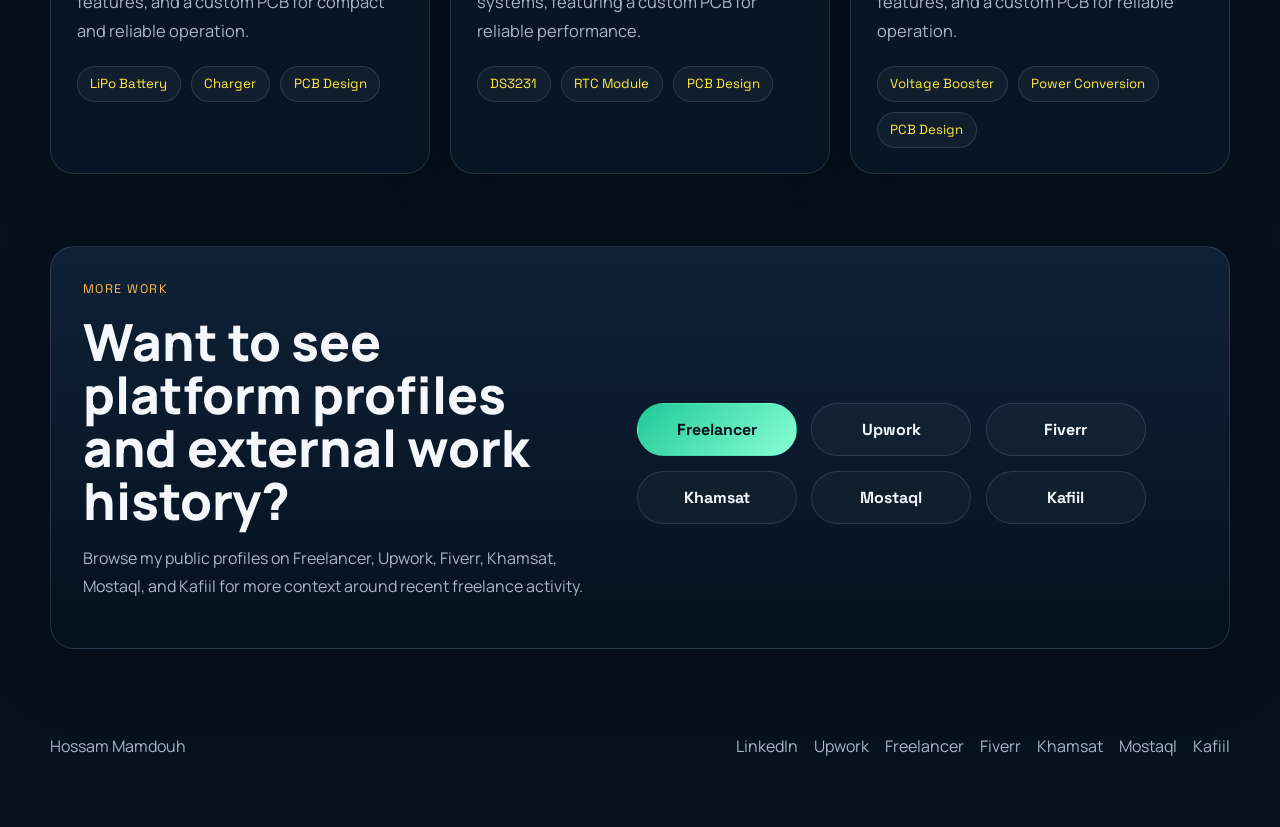
<file: portfolio.html>
<!DOCTYPE html>
<html lang="en">
<head>
  <meta charset="UTF-8">
  <meta name="viewport" content="width=device-width, initial-scale=1.0">
  <title>Portfolio | Hossam Mamdouh</title>
  <meta
    name="description"
    content="Selected embedded systems, IoT, and PCB projects by Hossam Mamdouh."
  >
  <link rel="preconnect" href="https://fonts.googleapis.com">
  <link rel="preconnect" href="https://fonts.gstatic.com" crossorigin>
  <link
    href="https://fonts.googleapis.com/css2?family=Space+Grotesk:wght@400;500;700&family=Manrope:wght@400;500;700;800&display=swap"
    rel="stylesheet"
  >
  <link rel="stylesheet" href="styles.css">
  <link rel="icon" href="favicon.svg" type="image/svg+xml">
</head>
<body>
  <div class="site-bg"></div>
  <div class="page-shell">
    <header class="site-header">
      <a class="brand" href="index.html">
        <img class="brand-mark" src="images/my-photo.png" alt="Hossam Mamdouh">
        <span>Hossam Mamdouh</span>
      </a>

      <button class="nav-toggle" type="button" aria-expanded="false" aria-controls="main-nav">
        Menu
      </button>

      <nav class="main-nav" id="main-nav" aria-label="Main navigation">
        <a href="index.html">Home</a>
        <a href="about.html">About</a>
        <a href="services.html">Services</a>
        <a class="is-active" href="portfolio.html" aria-current="page">Portfolio</a>
        <a href="contact.html">Contact</a>
      </nav>
    </header>

    <main>
      <section class="page-hero section reveal">
        <div class="page-hero-card">
          <p class="eyebrow">Portfolio</p>
          <h2>Embedded Projects Spanning Smart Agriculture, Healthcare, Automation, Robotics, Consumer Electronics, Industrial Automation, and Smart Control.</h2>
          <p class="intro-copy">
            Explore automated vertical farming systems, touchscreen-controlled growing units, healthcare devices,
            robotics, IoT solutions, and custom PCB designs. 
            Each project combines practical engineering with intelligent control, environmental monitoring, nutrient management, and reliable real-world performance.
          </p>
        </div>
      </section>

      <section class="section">
        <div class="projects-grid">

          <article class="project-card reveal">
            <img src="images/Statement_Piece.jpg" alt="Statement Piece automated agricultural unit" class="project-image">
            <h3>Statement Piece</h3>
            <p>
              A fully automated vertical farming unit designed to deliver fresh, harvest-ready crops through
              integrated growing, environmental monitoring, nutrient control, and an intuitive touchscreen interface.
            </p>
            <ul class="tag-list">
              <li>Smart Agriculture</li>
              <li>Automation</li>
              <li>IoT</li>
            </ul>
            <small class="project-credit">&copy; 2026 Geneina, All rights reserved</small>
          </article>

          <article class="project-card reveal reveal-delay">
            <img src="images/Compact_Harvest_V3.jpg" alt="Compact Harvest V3 automated agricultural unit" class="project-image">
            <h3>Compact Harvest V3</h3>
            <p>
              A compact vertical farming system designed for automated crop cultivation, combining LED lighting,
              pH and EC monitoring and control, environmental monitoring, and intelligent control to deliver fresh,
              harvest-ready produce year-round.
            </p>
            <ul class="tag-list">
              <li>Smart Agriculture</li>
              <li>Automation</li>
              <li>IoT</li>
            </ul>
            <small class="project-credit">&copy; 2026 Geneina, All rights reserved</small>
          </article>

          <article class="project-card reveal reveal-delay-2">
            <img src="images/Harvest_Box_V3.jpg" alt="Harvest Box V3 automated vertical farming unit" class="project-image">
            <h3>Harvest Box V3</h3>
            <p>
              A fully automated vertical farming cabinet built to maintain ideal growing conditions in a compact space,
              using LED lighting, nutrient management, pH and EC monitoring, and environmental control for consistent,
              fresh, harvest-ready produce throughout the year.
            </p>
            <ul class="tag-list">
              <li>Smart Agriculture</li>
              <li>Automation</li>
              <li>IoT</li>
            </ul>
            <small class="project-credit">&copy; 2026 Geneina, All rights reserved</small>
          </article>

          <article class="project-card reveal reveal-delay-2">
            <img src="images/Harvest_Box_V2.jpg" alt="Harvest Box V2 automated vertical farming unit" class="project-image">
            <h3>Harvest Box V2</h3>
            <p>
              An enclosed vertical farming system that automates essential crop-care processes in a compact cabinet,
              combining LED lighting, nutrient management, pH and EC monitoring, and environmental control to deliver
              healthy, fresh, harvest-ready produce.
            </p>
            <ul class="tag-list">
              <li>Smart Agriculture</li>
              <li>Automation</li>
              <li>IoT</li>
            </ul>
            <small class="project-credit">&copy; 2026 Geneina, All rights reserved</small>
          </article>

          <article class="project-card reveal reveal-delay-2">
            <img src="images/Compact_Harvest_V2.jpg" alt="Compact Harvest V2 automated vertical farming unit" class="project-image">
            <h3>Compact Harvest V2</h3>
            <p>
              A compact automated farming system that creates a controlled environment for efficient crop cultivation,
              combining LED lighting, nutrient management, pH and EC monitoring, and environmental control to support
              healthy, fresh, harvest-ready produce.
            </p>
            <ul class="tag-list">
              <li>Smart Agriculture</li>
              <li>Automation</li>
              <li>IoT</li>
            </ul>
            <small class="project-credit">&copy; 2026 Geneina, All rights reserved</small>
          </article>

          <article class="project-card reveal reveal-delay-2">
            <img src="images/Bloom_Line.jpg" alt="Bloom Line indoor vertical farming installation" class="project-image">
            <h3>Bloom Line</h3>
            <p>
              A space-efficient indoor farming installation that integrates LED lighting, and nutrient management to support healthy plants and continuous,
              harvest-ready growth.
            </p>
            <ul class="tag-list">
              <li>Smart Agriculture</li>
              <li>Automation</li>
              <li>IoT</li>
            </ul>
            <small class="project-credit">&copy; 2026 Geneina, All rights reserved</small>
          </article>

          <article class="project-card reveal">
            <img src="images/Water_Level_Indicator.png" alt="Water Level Monitoring and Control PCB" class="project-image">
            <h3>Water Level Monitoring and Control PCB</h3>
            <p>
              Designed a custom ESP32-based PCB to monitor water level and control pump or valve behavior,
              with LCD output, buzzer, LEDs, and relay integration for operational feedback.
            </p>
            <ul class="tag-list">
              <li>ESP32</li>
              <li>PCB Layout</li>
              <li>Relay Control</li>
            </ul>
          </article>

          <article class="project-card reveal reveal-delay">
            <img src="images/ECG_Monitoring_System.png" alt="IoT-Based ECG Monitoring System" class="project-image">
            <h3>IoT-Based ECG Monitoring System</h3>
            <p>
              Developed a Real-time ECG monitoring setup using ESP32 and AD8232 to capture bio-signals and
              support remote observation and future connected-health workflows.
            </p>
            <ul class="tag-list">
              <li>Medical Electronics</li>
              <li>Signal Capture</li>
              <li>IoT</li>
            </ul>
          </article>

          <article class="project-card reveal reveal-delay">
            <img src="images/Medication_Monitoring_System.png" alt="Medication Monitoring System" class="project-image">
            <h3>Medication Monitoring System</h3>
            <p>
              I designed and implemented a Medication Monitoring System (Smart Pill Box) to help elderly people and patients adhere to their medication schedules reliably and safely.
              The system includes an Arduino Uno WiFi microcontroller, integrated sensors to detect pill removal, Servo motors for pill dispensing, and a user-friendly interface for real-time monitoring and alerts.
            </p>
            <ul class="tag-list">
              <li>Medical Electronics</li>
              <li>IoT</li>
            </ul>
          </article>

          <article class="project-card reveal reveal-delay-2">
            <img src="images/Hand_Gesture_Controlled_Car.png" alt="Hand Gesture Controlled Car" class="project-image">
            <h3>Hand Gesture Controlled Car</h3>
            <p>
              Combined a glove-mounted accelerometer, Arduino Pro Mini, RF communication, L298N motor driving,
              and ultrasonic sensing to create a gesture-based assistive control vehicle.
            </p>
            <ul class="tag-list">
              <li>Arduino Pro Mini</li>
              <li>RF Wireless</li>
              <li>Ultrasonic Sensor</li>
            </ul>
          </article>

          <article class="project-card reveal">
            <img src="images/Solar_Panel_Cleaner.png" alt="Automated Solar Panel Cleaner System" class="project-image">
            <h3>Automated Solar Panel Cleaner System</h3>
            <p>
              I designed and implemented an Automated Solar Panel Cleaner System to improve solar panel efficiency by removing dust and debris without manual intervention.
              The system is built using an Arduino Uno, DC motors, and an L298N motor driver, and is controlled remotely using an IR transceiver.
            </p>
            <ul class="tag-list">
              <li>Arduino Uno</li>
              <li>DC Motors</li>
              <li>L298N Motor Driver</li>
              <li>IR Transceiver</li>
              <li>Automation</li>
            </ul>
          </article>

          <article class="project-card reveal reveal-delay">
            <img src="images/Smart_Irrigation_System.png" alt="Smart Irrigation System" class="project-image">
            <h3>Smart Irrigation System</h3>
            <p>
              I designed and implemented a Smart Irrigation System that automates watering based on real-time soil moisture levels, reducing water waste and improving irrigation efficiency.
            </p>
            <ul class="tag-list">
              <li>Automation</li>
              <li>Sensors</li>
              <li>Control Logic</li>
            </ul>
          </article>

          <article class="project-card reveal reveal-delay-2">
            <img src="images/Automated_Garage_System.png" alt="Automated Garage System" class="project-image">
            <h3>Automated Garage System</h3>
            <p>
              Built an Automated Garage System that simplifies and automates the process of vehicle parking and retrieval using embedded systems and sensors.
            </p>
            <ul class="tag-list">
              <li>Arduino Mega</li>
              <li>Automation</li>
              <li>Embedded Systems</li>
            </ul>
          </article>

          <article class="project-card reveal">
            <img src="images/MicroSD_Audio_Board.png" alt="MicroSD Audio Board" class="project-image">
            <h3>MicroSD Audio Board</h3>
            <p>
              Designed a MicroSD Audio Board for high-quality audio playback and storage, incorporating efficient PCB layout and audio signal processing.
            </p>
            <ul class="tag-list">
              <li>MicroSD</li>
              <li>Audio</li>
              <li>PCB Design</li>
            </ul>
          </article>

          <article class="project-card reveal reveal-delay">
            <img src="images/Arduino_Uno_with_ESP-12E.png" alt="Arduino Uno with ESP-12E" class="project-image">
  
            <h3>Arduino Uno with ESP-12E</h3>
            <p>
              Integrated an ESP-12E WiFi module with an Arduino Uno to enable wireless communication capabilities for various IoT applications.
            </p>
            <ul class="tag-list">
              <li>Arduino Uno</li>
              <li>ESP-12E</li>
              <li>PCB Design</li>
            </ul>
          </article>

          <article class="project-card reveal reveal-delay-2">
            <img src="images/Stepper_Motor_Conveyor_Arm.png" alt="Stepper Motor Conveyor Arm" class="project-image">
    
            <h3>Stepper Motor Conveyor Arm</h3>
            <p>
              Designed a conveyor system with a stepper motor-driven arm for precise object handling and sorting, incorporating control logic for efficient operation.
            </p>
            <ul class="tag-list">
              <li>Stepper Motor</li>
              <li>Conveyor System</li>
              <li>Automation</li>
              <li>PCB Design</li>
            </ul>
          </article>

          <article class="project-card reveal">
            <img src="images/Terminal_Tedium.png" alt="Terminal Tedium" class="project-image">
            <h3>Terminal Tedium</h3>
            <p>
              Audio mixer and effects board with audio playback, potentiometer controls, and a custom PCB for compact and efficient design.
            </p>
            <ul class="tag-list">
              <li>Audio</li>
              <li>Effects</li>
              <li>PCB Design</li>
            </ul>
          </article>

          <article class="project-card reveal reveal-delay">
            <img src="images/ESP32_Temperature_Controller.png" alt="ESP32 Temperature Controller" class="project-image">
            <h3>ESP32 Temperature Controller</h3>
            <p>
              Developed an ESP32-based temperature controller for precise climate management, featuring real-time monitoring and automated adjustments.
            </p>
            <ul class="tag-list">
              <li>ESP32</li>
              <li>Temperature Control</li>
              <li>PCB Design</li>
            </ul>
          </article>

          <article class="project-card reveal reveal-delay-2">
            <img src="images/LiPo_Battery_Charger.png" alt="LiPo Battery Charger" class="project-image">
            <h3>LiPo Battery Charger</h3>
            <p>
              Designed a LiPo battery charger with efficient charging circuitry, safety features, and a custom PCB for compact and reliable operation.
            </p>
            <ul class="tag-list">
              <li>LiPo Battery</li>
              <li>Charger</li>
              <li>PCB Design</li>
            </ul>
          </article>

          <article class="project-card reveal">
            <img src="images/DS3231_RTC_Module.png" alt="DS3231 RTC Module" class="project-image">
            <h3>DS3231 RTC Module</h3>
            <p>
              Designed a DS3231 RTC module for accurate timekeeping in embedded systems, featuring a custom PCB for reliable performance.
            </p>
            <ul class="tag-list">
              <li>DS3231</li>
              <li>RTC Module</li>
              <li>PCB Design</li>
            </ul>
          </article>

          <article class="project-card reveal reveal-delay">
            <img src="images/5V_to_12V_Voltage_Booster.png" alt="5V to 12V Voltage Booster" class="project-image">
            <h3>5V to 12V Voltage Booster</h3>
            <p>
              Designed a 5V to 12V voltage booster with efficient power conversion, safety features, and a custom PCB for reliable operation.
            </p>
            <ul class="tag-list">
              <li>Voltage Booster</li>
              <li>Power Conversion</li>
              <li>PCB Design</li>
            </ul>
          </article>
      </section>

      <section class="section">
        <div class="cta-panel reveal">
          <div>
            <p class="eyebrow">More Work</p>
            <h2>Want to see platform profiles and external work history?</h2>
            <p>Browse my public profiles on Freelancer, Upwork, Fiverr, Khamsat, Mostaql, and Kafiil for more context around recent freelance activity.</p>
          </div>
          <div class="hero-actions">
            <a class="button button-primary" href="https://www.freelancer.com/u/HossamMamdouh96" target="_blank" rel="noreferrer">Freelancer</a>
            <a class="button button-secondary" href="https://www.upwork.com/freelancers/~014bb97d4d3ca642b9" target="_blank" rel="noreferrer">Upwork</a>
            <a class="button button-secondary" href="https://www.fiverr.com/sellers/hossam_elsayed_/" target="_blank" rel="noreferrer">Fiverr</a>
            <a class="button button-secondary" href="https://khamsat.com/user/hossam_el_sayed" target="_blank" rel="noreferrer">Khamsat</a>
            <a class="button button-secondary" href="https://mostaql.com/u/Hossam_Mamdouh1" target="_blank" rel="noreferrer">Mostaql</a>
            <a class="button button-secondary" href="https://kafiil.com/u/Hossam_Mamdouh" target="_blank" rel="noreferrer">Kafiil</a>
          </div>
        </div>
      </section>
    </main>

    <footer class="site-footer">
      <p>Hossam Mamdouh</p>
      <div class="footer-links">
        <a href="https://www.linkedin.com/in/hossam-mamdouh/" target="_blank" rel="noreferrer">LinkedIn</a>
        <a href="https://www.upwork.com/freelancers/~014bb97d4d3ca642b9" target="_blank" rel="noreferrer">Upwork</a>
        <a href="https://www.freelancer.com/u/HossamMamdouh96" target="_blank" rel="noreferrer">Freelancer</a>
        <a href="https://www.fiverr.com/sellers/hossam_elsayed_/" target="_blank" rel="noreferrer">Fiverr</a>
        <a href="https://khamsat.com/user/hossam_el_sayed" target="_blank" rel="noreferrer">Khamsat</a>
        <a href="https://mostaql.com/u/Hossam_Mamdouh1" target="_blank" rel="noreferrer">Mostaql</a>
        <a href="https://kafiil.com/u/Hossam_Mamdouh" target="_blank" rel="noreferrer">Kafiil</a>
      </div>
    </footer>
  </div>

  <script src="script.js"></script>
</body>
</html>
</file>
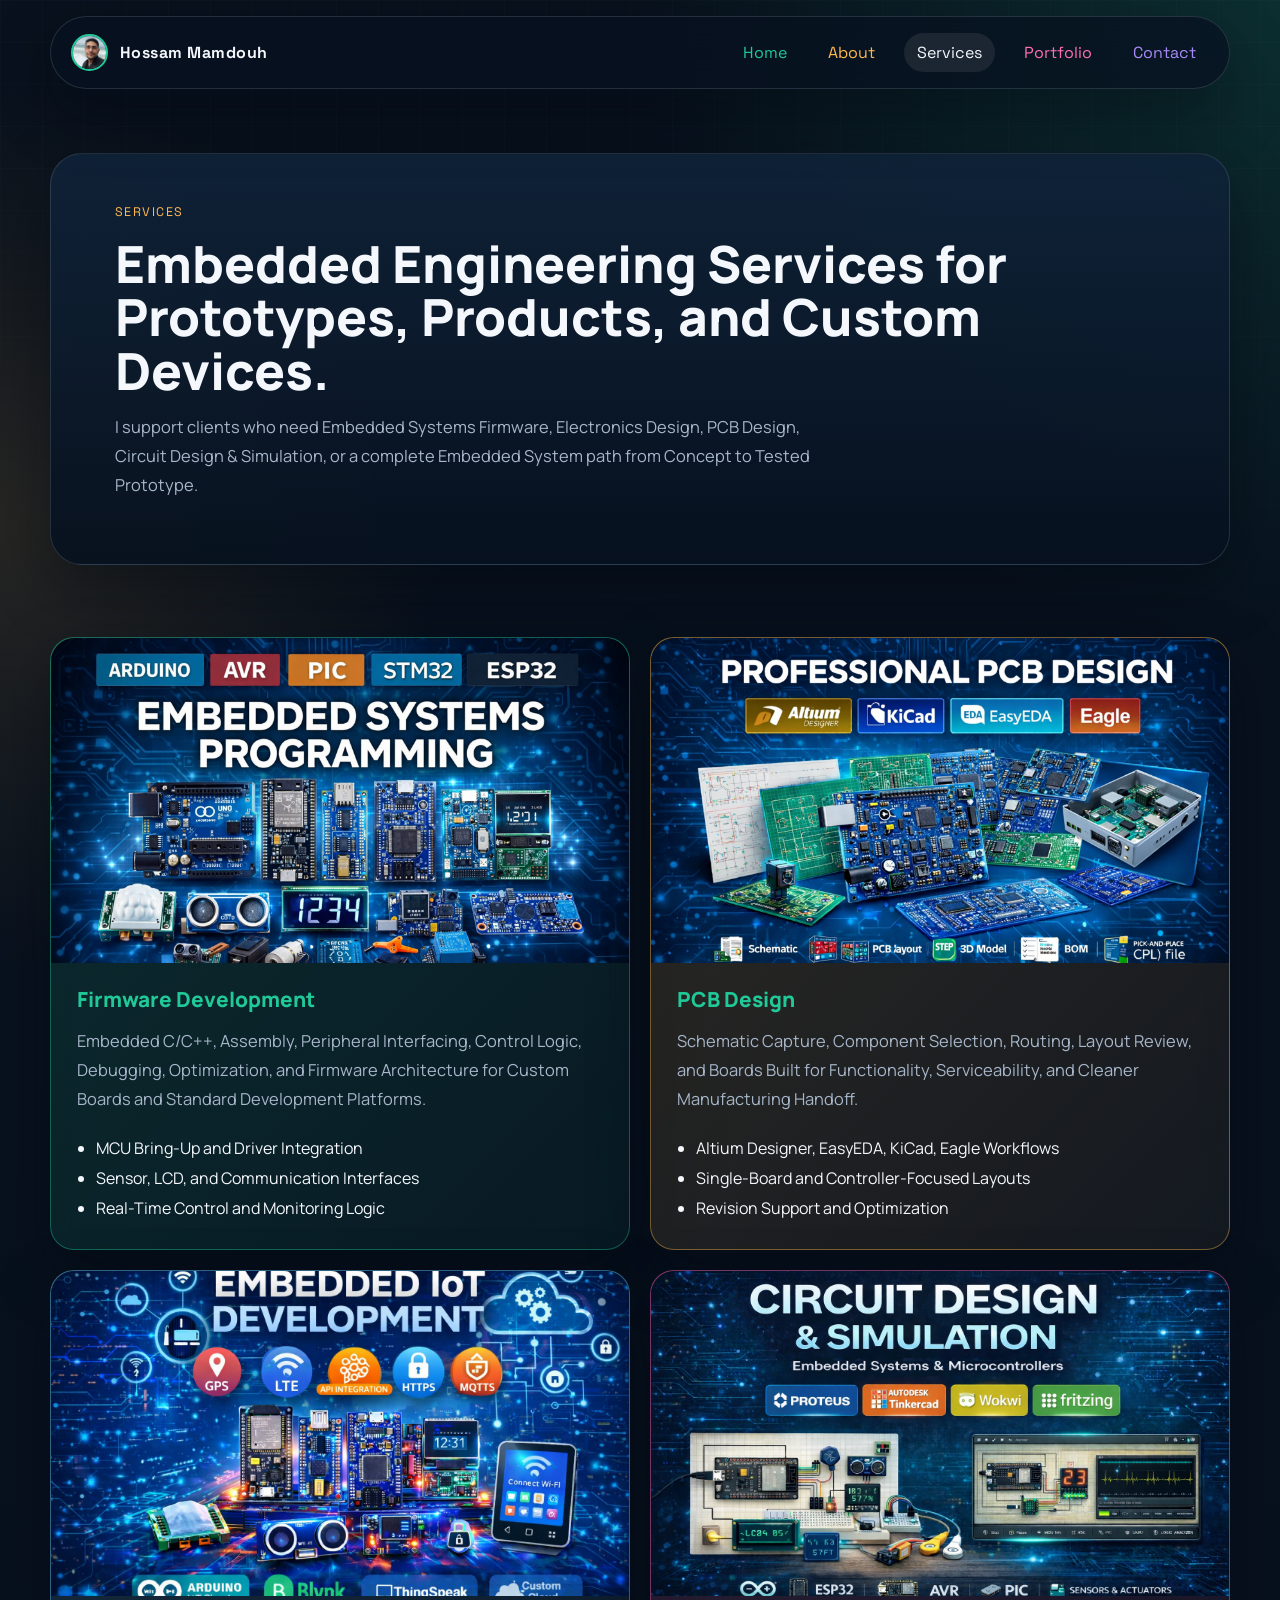
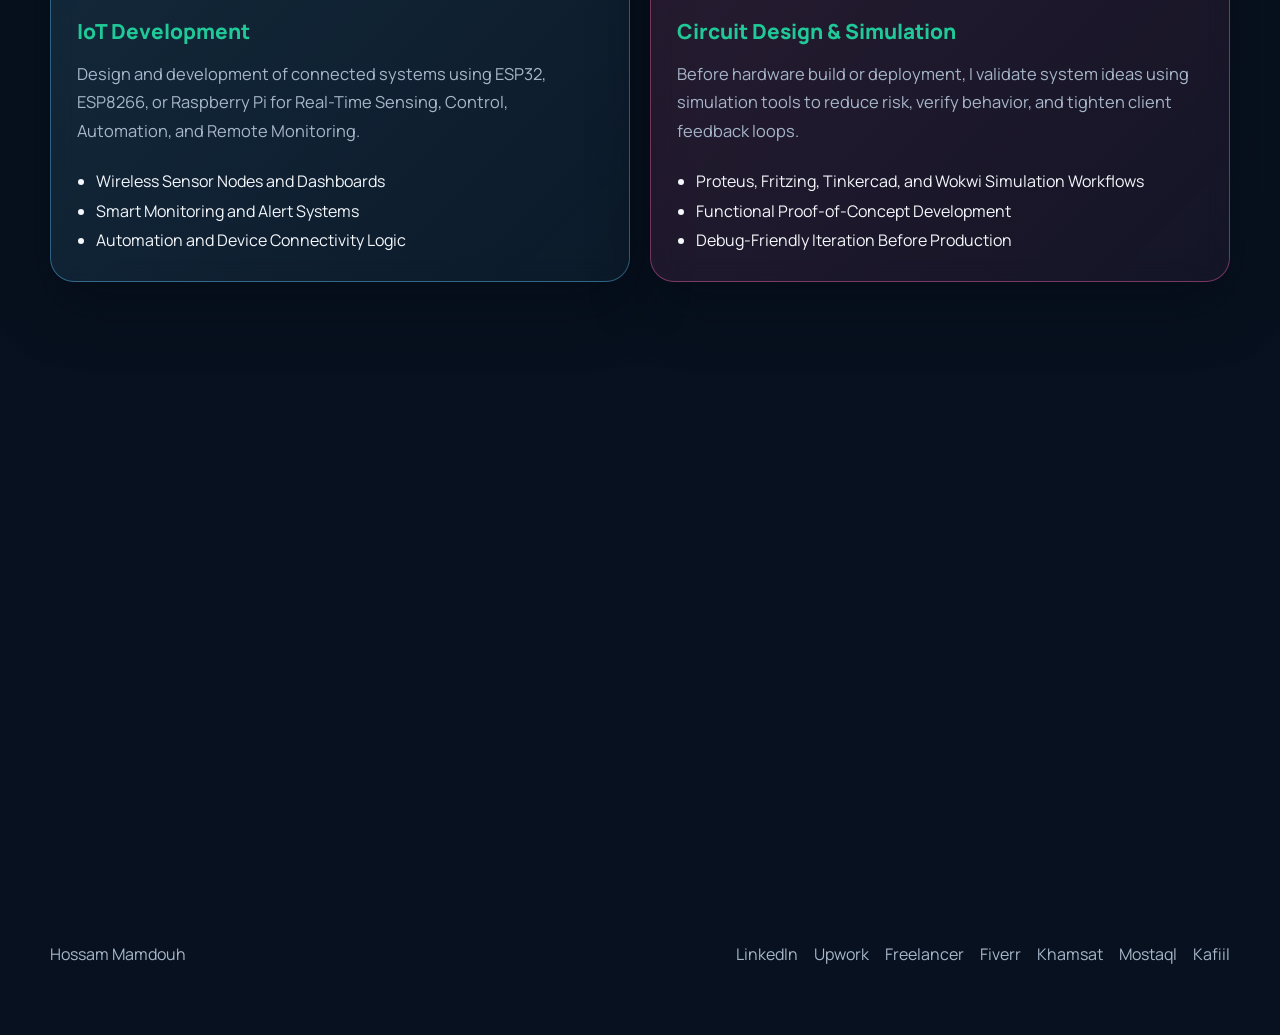
<file: services.html>
<!DOCTYPE html>
<html lang="en">
<head>
  <meta charset="UTF-8">
  <meta name="viewport" content="width=device-width, initial-scale=1.0">
  <title>Services | Hossam Mamdouh</title>
  <meta
    name="description"
    content="Embedded systems, IoT, firmware, and PCB design services by Hossam Mamdouh."
  >
  <link rel="preconnect" href="https://fonts.googleapis.com">
  <link rel="preconnect" href="https://fonts.gstatic.com" crossorigin>
  <link
    href="https://fonts.googleapis.com/css2?family=Space+Grotesk:wght@400;500;700&family=Manrope:wght@400;500;700;800&display=swap"
    rel="stylesheet"
  >
  <link rel="stylesheet" href="styles.css">
  <link rel="icon" href="favicon.svg" type="image/svg+xml">
</head>
<body>
  <div class="site-bg"></div>
  <div class="page-shell">
    <header class="site-header">
      <a class="brand" href="index.html">
        <img class="brand-mark" src="images/my-photo.png" alt="Hossam Mamdouh">
        <span>Hossam Mamdouh</span>
      </a>

      <button class="nav-toggle" type="button" aria-expanded="false" aria-controls="main-nav">
        Menu
      </button>

      <nav class="main-nav" id="main-nav" aria-label="Main navigation">
        <a href="index.html">Home</a>
        <a href="about.html">About</a>
        <a class="is-active" href="services.html" aria-current="page">Services</a>
        <a href="portfolio.html">Portfolio</a>
        <a href="contact.html">Contact</a>
      </nav>
    </header>

    <main>
      <section class="page-hero section reveal">
        <div class="page-hero-card">
          <p class="eyebrow">Services</p>
          <h2>Embedded Engineering Services for Prototypes, Products, and Custom Devices.</h2>
          <p class="intro-copy">
            I support clients who need Embedded Systems Firmware, Electronics Design, PCB Design, Circuit Design & Simulation, or a complete Embedded
            System path from Concept to Tested Prototype.
          </p>
        </div>
      </section>

      <section class="section">
        <div class="service-grid">
          <article class="service-card reveal">
            <img src="images/Embedded_Systems_Programming.png" alt="Firmware Development" class="project-image">
            <h3>Firmware Development</h3>
            <p>
              Embedded C/C++, Assembly, Peripheral Interfacing, Control Logic, Debugging, Optimization,
              and Firmware Architecture for Custom Boards and Standard Development Platforms.
            </p>
            <ul class="service-list">
              <li>MCU Bring-Up and Driver Integration</li>
              <li>Sensor, LCD, and Communication Interfaces</li>
              <li>Real-Time Control and Monitoring Logic</li>
            </ul>
          </article>

          <article class="service-card reveal reveal-delay">
            <img src="images/PCB_Design.png" alt="PCB Design" class="project-image">
            <h3>PCB Design</h3>
            <p>
              Schematic Capture, Component Selection, Routing, Layout Review, and Boards Built for
              Functionality, Serviceability, and Cleaner Manufacturing Handoff.
            </p>
            <ul class="service-list">
              <li>Altium Designer, EasyEDA, KiCad, Eagle Workflows</li>
              <li>Single-Board and Controller-Focused Layouts</li>
              <li>Revision Support and Optimization</li>
            </ul>
          </article>

          <article class="service-card reveal reveal-delay">
            <img src="images/Embedded_IoT_Development.png" alt="IoT Development" class="project-image">
            <h3>IoT Development</h3>
            <p>
              Design and development of connected systems using ESP32, ESP8266, or Raspberry Pi for Real-Time Sensing,
              Control, Automation, and Remote Monitoring.
            </p>
            <ul class="service-list">
              <li>Wireless Sensor Nodes and Dashboards</li>
              <li>Smart Monitoring and Alert Systems</li>
              <li>Automation and Device Connectivity Logic</li>
            </ul>
          </article>

          <article class="service-card reveal reveal-delay-2">
            <img src="images/Circuit_Design_and_Simulation.png" alt="Circuit Design & Simulation" class="project-image">
            <h3>Circuit Design & Simulation</h3>
            <p>
              Before hardware build or deployment, I validate system ideas using simulation tools to reduce
              risk, verify behavior, and tighten client feedback loops.
            </p>
            <ul class="service-list">
              <li>Proteus, Fritzing, Tinkercad, and Wokwi Simulation Workflows</li>
              <li>Functional Proof-of-Concept Development</li>
              <li>Debug-Friendly Iteration Before Production</li>
            </ul>
          </article>
        </div>
      </section>

      <section class="section">
        <div class="section-heading reveal">
          <p class="eyebrow">Typical Engagements</p>
          <h2>How clients usually work with me.</h2>
        </div>

        <div class="timeline-grid">
          <article class="timeline-card reveal">
            <h3>Concept to Prototype</h3>
            <p>
              We define requirements, select hardware architecture, create firmware structure, then move into
              testing, iteration, and validation.
            </p>
          </article>
          <article class="timeline-card reveal reveal-delay">
            <h3>Fix or Improve an Existing Design</h3>
            <p>
              For projects that already exist, I can audit firmware behavior, redesign a PCB section,
              refine communication logic, or stabilize a prototype.
            </p>
          </article>
          <article class="timeline-card reveal reveal-delay">
            <h3>Simulation-First Validation</h3>
            <p>
              For early-stage ideas, I can build a proof of concept in simulation to test the logic and give
              you a clearer path before fabrication.
            </p>
          </article>
          <article class="timeline-card reveal reveal-delay-2">
            <h3>Freelance Project Support</h3>
            <p>
              Available for platform-based collaboration through Upwork and Freelancer as well as direct outreach through LinkedIn.
            </p>
          </article>
        </div>
      </section>
    </main>

    <footer class="site-footer">
      <p>Hossam Mamdouh</p>
      <div class="footer-links">
        <a href="https://www.linkedin.com/in/hossam-mamdouh/" target="_blank" rel="noreferrer">LinkedIn</a>
        <a href="https://www.upwork.com/freelancers/~014bb97d4d3ca642b9" target="_blank" rel="noreferrer">Upwork</a>
        <a href="https://www.freelancer.com/u/HossamMamdouh96" target="_blank" rel="noreferrer">Freelancer</a>
        <a href="https://www.fiverr.com/sellers/hossam_elsayed_/" target="_blank" rel="noreferrer">Fiverr</a>
        <a href="https://khamsat.com/user/hossam_el_sayed" target="_blank" rel="noreferrer">Khamsat</a>
        <a href="https://mostaql.com/u/Hossam_Mamdouh1" target="_blank" rel="noreferrer">Mostaql</a>
        <a href="https://kafiil.com/u/Hossam_Mamdouh" target="_blank" rel="noreferrer">Kafiil</a>
      </div>
    </footer>
  </div>

  <script src="script.js"></script>
</body>
</html>
</file>
<file: styles.css>
:root {
  --bg: #07111f;
  --bg-soft: #102339;
  --surface: rgba(10, 23, 40, 0.84);
  --surface-strong: #0d1a2d;
  --surface-alt: #112947;
  --text: #f4f7fb;
  --muted: #a7b6c9;
  --line: rgba(167, 182, 201, 0.18);
  --primary: #20c997;
  --primary-dark: #149b74;
  --accent: #ffb84d;
  --shadow: 0 24px 60px rgba(2, 7, 15, 0.42);
  --radius-xl: 32px;
  --radius-lg: 24px;
  --radius-md: 18px;
  --container: 1180px;
}

* {
  box-sizing: border-box;
}

html {
  scroll-behavior: smooth;
}

body {
  margin: 0;
  min-height: 100vh;
  font-family: "Manrope", sans-serif;
  color: var(--text);
  background:
    radial-gradient(circle at top right, rgba(32, 201, 151, 0.16), transparent 22%),
    radial-gradient(circle at left 20%, rgba(255, 184, 77, 0.12), transparent 18%),
    linear-gradient(180deg, #08111d 0%, #07111f 100%);
}

.site-bg {
  position: fixed;
  inset: 0;
  pointer-events: none;
  background:
    linear-gradient(rgba(255, 255, 255, 0.025) 1px, transparent 1px),
    linear-gradient(90deg, rgba(255, 255, 255, 0.025) 1px, transparent 1px);
  background-size: 42px 42px;
  mask-image: linear-gradient(180deg, rgba(0, 0, 0, 0.75), transparent 92%);
}

a {
  color: inherit;
}

.page-shell {
  position: relative;
  width: min(calc(100% - 2rem), var(--container));
  margin: 0 auto;
  padding-bottom: 3rem;
}

.site-header {
  position: sticky;
  top: 1rem;
  z-index: 20;
  display: flex;
  align-items: center;
  justify-content: space-between;
  gap: 1rem;
  margin-top: 1rem;
  padding: 1rem 1.25rem;
  border: 1px solid var(--line);
  border-radius: 999px;
  background: rgba(7, 17, 31, 0.74);
  backdrop-filter: blur(18px);
  box-shadow: var(--shadow);
}

.brand,
.main-nav a,
.button,
.eyebrow,
.project-topline,
.tag-list li,
.card-label,
.metric-label {
  font-family: "Space Grotesk", sans-serif;
}

.brand {
  display: inline-flex;
  align-items: center;
  gap: 0.75rem;
  font-weight: 700;
  text-decoration: none;
  letter-spacing: 0.03em;
}

.brand-mark {
  display: inline-block;
  width: 2.3rem;
  height: 2.3rem;
  border-radius: 50%;
  object-fit: cover;
  border: 2px solid var(--primary);
  flex-shrink: 0;
}

.nav-toggle {
  display: none;
  padding: 0.7rem 1rem;
  border: 1px solid var(--line);
  border-radius: 999px;
  background: rgba(255, 255, 255, 0.04);
  color: var(--text);
  font: inherit;
}

.main-nav {
  display: flex;
  align-items: center;
  gap: 1rem;
}

.main-nav a {
  padding: 0.55rem 0.8rem;
  border-radius: 999px;
  color: var(--muted);
  text-decoration: none;
  transition: background-color 180ms ease, color 180ms ease;
}

.main-nav a:nth-child(1) { color: #20c997; }
.main-nav a:nth-child(2) { color: #ffb84d; }
.main-nav a:nth-child(3) { color: #64c8ff; }
.main-nav a:nth-child(4) { color: #ff6eb4; }
.main-nav a:nth-child(5) { color: #a78bfa; }

.main-nav a:hover,
.main-nav a:focus-visible,
.main-nav a.is-active {
  color: var(--text);
  background: rgba(255, 255, 255, 0.08);
}

.section {
  padding-top: 4.5rem;
}

.hero {
  display: grid;
  grid-template-columns: minmax(0, 1.2fr) minmax(310px, 0.8fr);
  gap: 1.6rem;
  align-items: stretch;
  padding-top: 3.4rem;
}

.hero-copy,
.hero-card,
.feature-card,
.project-card,
.skills-panel,
.stack-panel,
.cta-panel,
.timeline-card,
.service-card,
.contact-card,
.contact-panel {
  border: 1px solid var(--line);
  border-radius: var(--radius-lg);
  background: var(--surface);
  box-shadow: var(--shadow);
  backdrop-filter: blur(12px);
}

.hero-copy {
  padding: 3rem;
  border-radius: var(--radius-xl);
}

.hero-card,
.skills-panel,
.stack-panel,
.cta-panel,
.contact-panel {
  background: linear-gradient(180deg, rgba(16, 35, 57, 0.92), rgba(7, 17, 31, 0.92));
}

.hero-card {
  padding: 2rem;
}

.eyebrow {
  margin: 0 0 0.85rem;
  color: var(--accent);
  text-transform: uppercase;
  letter-spacing: 0.12em;
  font-size: 0.78rem;
}

h1,
h2,
h3 {
  margin: 0;
  line-height: 1.04;
  font-weight: 800;
}

h1 {
  max-width: 11ch;
  font-size: clamp(2.2rem, 5vw, 4.5rem);
}

h2 {
  max-width: 14ch;
  font-size: clamp(2rem, 4vw, 3.8rem);
}

h3 {
  font-size: 1.3rem;
  color: var(--primary);
}

p {
  color: var(--muted);
  line-height: 1.75;
}

.hero-text,
.intro-copy,
.contact-panel p,
.service-card p,
.project-card p,
.feature-card p,
.timeline-card p {
  font-size: 1.03rem;
}

.hero-actions {
  display: flex;
  flex-wrap: wrap;
  gap: 0.9rem;
  margin-top: 2rem;
}

.button {
  display: inline-flex;
  align-items: center;
  justify-content: center;
  min-width: 160px;
  padding: 0.95rem 1.4rem;
  border: 1px solid transparent;
  border-radius: 999px;
  font-weight: 700;
  text-decoration: none;
  transition: transform 180ms ease, background-color 180ms ease, color 180ms ease, border-color 180ms ease;
}

.button:hover,
.button:focus-visible {
  transform: translateY(-2px);
}

.button-primary {
  color: #04101b;
  background: linear-gradient(135deg, var(--primary), #88ffd5);
}

.button-primary:hover,
.button-primary:focus-visible {
  background: linear-gradient(135deg, var(--primary-dark), #67efc2);
}

.button-secondary {
  color: var(--text);
  border-color: var(--line);
  background: rgba(255, 255, 255, 0.03);
}

.card-label,
.project-topline,
.metric-label {
  color: var(--muted);
  text-transform: uppercase;
  letter-spacing: 0.08em;
  font-size: 0.83rem;
}

.focus-list,
.service-list,
.check-list {
  margin: 1.3rem 0 0;
  padding-left: 1.2rem;
  color: var(--text);
  line-height: 1.85;
}

.hero-metrics,
.stats-row,
.contact-grid,
.service-grid,
.feature-grid,
.projects-grid,
.timeline-grid,
.split-grid,
.info-grid {
  display: grid;
  gap: 1.25rem;
}

.hero-metrics,
.stats-row {
  grid-template-columns: repeat(2, minmax(0, 1fr));
}

.hero-metrics article,
.stat-card {
  padding: 1rem;
  border-radius: var(--radius-md);
  background: rgba(255, 255, 255, 0.05);
  border: 1px solid rgba(255, 255, 255, 0.06);
  cursor: pointer;
  transition: transform 200ms ease, box-shadow 200ms ease, background 200ms ease, border-color 200ms ease;
}

.hero-metrics article:hover {
  transform: translateY(-4px) scale(1.03);
  box-shadow: 0 12px 32px rgba(0, 0, 0, 0.35);
}

.hero-metrics article:nth-child(1):hover {
  background: rgba(32, 201, 151, 0.12);
  border-color: rgba(32, 201, 151, 0.5);
}

.hero-metrics article:nth-child(2):hover {
  background: rgba(255, 184, 77, 0.12);
  border-color: rgba(255, 184, 77, 0.5);
}

.hero-metrics article:nth-child(3):hover {
  background: rgba(100, 200, 255, 0.12);
  border-color: rgba(100, 200, 255, 0.5);
}

.hero-metrics article:nth-child(4):hover {
  background: rgba(255, 110, 180, 0.12);
  border-color: rgba(255, 110, 180, 0.5);
}

.hero-metrics article:nth-child(4) .metric-value {
  color: #ff6eb4;
}

.metric-value,
.stat-value {
  display: block;
  font-family: "Space Grotesk", sans-serif;
  font-weight: 700;
}

.metric-value {
  font-size: 1rem;
  color: var(--primary);
}

.hero-metrics article:nth-child(2) .metric-value {
  color: var(--accent);
}

.hero-metrics article:nth-child(3) .metric-value {
  color: #64c8ff;
}

.stat-value {
  font-size: 2.2rem;
}

.section-heading {
  display: grid;
  gap: 0.55rem;
  margin-bottom: 1.6rem;
}

.section-heading h2 {
  max-width: 100%;
}

.feature-grid {
  grid-template-columns: repeat(2, minmax(0, 1fr));
}

.feature-card:nth-child(1) {
  background: linear-gradient(135deg, rgba(32, 201, 151, 0.15), rgba(32, 201, 151, 0.04));
  border-color: rgba(32, 201, 151, 0.4);
  cursor: pointer;
  transition: transform 200ms ease, box-shadow 200ms ease, background 200ms ease, border-color 200ms ease;
}

.feature-card:nth-child(1) h3 { color: #20c997; }

.feature-card:nth-child(1):hover {
  transform: translateY(-5px) scale(1.02);
  background: linear-gradient(135deg, rgba(32, 201, 151, 0.28), rgba(32, 201, 151, 0.1));
  border-color: rgba(32, 201, 151, 0.7);
  box-shadow: 0 16px 40px rgba(32, 201, 151, 0.2);
}

.feature-card:nth-child(2) {
  background: linear-gradient(135deg, rgba(100, 200, 255, 0.15), rgba(100, 200, 255, 0.04));
  border-color: rgba(100, 200, 255, 0.4);
  cursor: pointer;
  transition: transform 200ms ease, box-shadow 200ms ease, background 200ms ease, border-color 200ms ease;
}

.feature-card:nth-child(2) h3 { color: #64c8ff; }

.feature-card:nth-child(2):hover {
  transform: translateY(-5px) scale(1.02);
  background: linear-gradient(135deg, rgba(100, 200, 255, 0.28), rgba(100, 200, 255, 0.1));
  border-color: rgba(100, 200, 255, 0.7);
  box-shadow: 0 16px 40px rgba(100, 200, 255, 0.2);
}

.feature-card:nth-child(3) {
  background: linear-gradient(135deg, rgba(255, 184, 77, 0.15), rgba(255, 184, 77, 0.04));
  border-color: rgba(255, 184, 77, 0.4);
  cursor: pointer;
  transition: transform 200ms ease, box-shadow 200ms ease, background 200ms ease, border-color 200ms ease;
}

.feature-card:nth-child(3) h3 { color: #ffb84d; }

.feature-card:nth-child(3):hover {
  transform: translateY(-5px) scale(1.02);
  background: linear-gradient(135deg, rgba(255, 184, 77, 0.28), rgba(255, 184, 77, 0.1));
  border-color: rgba(255, 184, 77, 0.7);
  box-shadow: 0 16px 40px rgba(255, 184, 77, 0.2);
}

.feature-card:nth-child(4) {
  background: linear-gradient(135deg, rgba(255, 110, 180, 0.15), rgba(255, 110, 180, 0.04));
  border-color: rgba(255, 110, 180, 0.4);
  cursor: pointer;
  transition: transform 200ms ease, box-shadow 200ms ease, background 200ms ease, border-color 200ms ease;
}

.feature-card:nth-child(4) h3 { color: #ff6eb4; }

.feature-card:nth-child(4):hover {
  transform: translateY(-5px) scale(1.02);
  background: linear-gradient(135deg, rgba(255, 110, 180, 0.28), rgba(255, 110, 180, 0.1));
  border-color: rgba(255, 110, 180, 0.7);
  box-shadow: 0 16px 40px rgba(255, 110, 180, 0.2);
}

.feature-card,
.project-card,
.service-card,
.timeline-card,
.contact-card {
  padding: 1.6rem;
  cursor: pointer;
  transition: transform 200ms ease, box-shadow 200ms ease;
}

.contact-card:hover {
  transform: translateY(-6px) scale(1.02);
  box-shadow: 0 20px 48px rgba(0, 0, 0, 0.45);
}

.contact-grid .contact-card:nth-child(1):hover {
  border-color: rgba(32, 201, 151, 0.7);
  box-shadow: 0 16px 40px rgba(32, 201, 151, 0.25);
}

.contact-grid .contact-card:nth-child(2):hover {
  border-color: rgba(100, 200, 255, 0.7);
  box-shadow: 0 16px 40px rgba(100, 200, 255, 0.25);
}

.contact-grid .contact-card:nth-child(3):hover {
  border-color: rgba(255, 184, 77, 0.7);
  box-shadow: 0 16px 40px rgba(255, 184, 77, 0.25);
}

.direct-contact .contact-card:nth-child(1):hover {
  border-color: rgba(32, 201, 151, 0.7);
  box-shadow: 0 16px 40px rgba(32, 201, 151, 0.25);
}

.direct-contact .contact-card:nth-child(2):hover {
  border-color: rgba(100, 200, 255, 0.7);
  box-shadow: 0 16px 40px rgba(100, 200, 255, 0.25);
}

.project-card {
  cursor: pointer;
  overflow: hidden;
}

.project-card:hover {
  transform: translateY(-6px) scale(1.02);
  box-shadow: 0 20px 48px rgba(0, 0, 0, 0.45);
}

.projects-grid .project-card:nth-child(1):hover {
  border-color: rgba(32, 201, 151, 0.7);
  box-shadow: 0 16px 40px rgba(32, 201, 151, 0.25);
}

.projects-grid .project-card:nth-child(2):hover {
  border-color: rgba(255, 184, 77, 0.7);
  box-shadow: 0 16px 40px rgba(255, 184, 77, 0.25);
}

.projects-grid .project-card:nth-child(3):hover {
  border-color: rgba(100, 200, 255, 0.7);
  box-shadow: 0 16px 40px rgba(100, 200, 255, 0.25);
}

.projects-grid .project-card:nth-child(4):hover {
  border-color: rgba(255, 110, 180, 0.7);
  box-shadow: 0 16px 40px rgba(255, 110, 180, 0.25);
}

.projects-grid .project-card:nth-child(5):hover {
  border-color: rgba(167, 139, 250, 0.7);
  box-shadow: 0 16px 40px rgba(167, 139, 250, 0.25);
}

.projects-grid .project-card:nth-child(6):hover {
  border-color: rgba(32, 201, 151, 0.7);
  box-shadow: 0 16px 40px rgba(32, 201, 151, 0.25);
}

.projects-grid .project-card:nth-child(7):hover {
  border-color: rgba(255, 184, 77, 0.7);
  box-shadow: 0 16px 40px rgba(255, 184, 77, 0.25);
}

.projects-grid .project-card:nth-child(8):hover {
  border-color: rgba(100, 200, 255, 0.7);
  box-shadow: 0 16px 40px rgba(100, 200, 255, 0.25);
}

.projects-grid .project-card:nth-child(9):hover {
  border-color: rgba(255, 110, 180, 0.7);
  box-shadow: 0 16px 40px rgba(255, 110, 180, 0.25);
}

.projects-grid .project-card:nth-child(10):hover {
  border-color: rgba(167, 139, 250, 0.7);
  box-shadow: 0 16px 40px rgba(167, 139, 250, 0.25);
}

.projects-grid .project-card:nth-child(11):hover {
  border-color: rgba(32, 201, 151, 0.7);
  box-shadow: 0 16px 40px rgba(32, 201, 151, 0.25);
}

.projects-grid .project-card:nth-child(12):hover {
  border-color: rgba(255, 184, 77, 0.7);
  box-shadow: 0 16px 40px rgba(255, 184, 77, 0.25);
}

.projects-grid .project-card:nth-child(13):hover {
  border-color: rgba(100, 200, 255, 0.7);
  box-shadow: 0 16px 40px rgba(100, 200, 255, 0.25);
}

.projects-grid .project-card:nth-child(14):hover {
  border-color: rgba(255, 110, 180, 0.7);
  box-shadow: 0 16px 40px rgba(255, 110, 180, 0.25);
}

.projects-grid .project-card:nth-child(15):hover {
  border-color: rgba(167, 139, 250, 0.7);
  box-shadow: 0 16px 40px rgba(167, 139, 250, 0.25);
}

.projects-grid {
  grid-template-columns: repeat(3, minmax(0, 1fr));
}

.project-image {
  width: calc(100% + 3.2rem);
  margin: -1.6rem -1.6rem 1.6rem;
  border-radius: var(--radius-lg) var(--radius-lg) 0 0;
  object-fit: cover;
  aspect-ratio: 16 / 9;
  display: block;
}

.project-topline {
  display: flex;
  justify-content: space-between;
  gap: 1rem;
  margin-bottom: 1.25rem;
}

.tag-list {
  display: flex;
  flex-wrap: wrap;
  gap: 0.65rem;
  margin: 1.25rem 0 0;
  padding: 0;
  list-style: none;
}

.tag-list li {
  padding: 0.52rem 0.78rem;
  border: 1px solid var(--line);
  border-radius: 999px;
  background: rgba(255, 255, 255, 0.04);
  color: #ffeb3b;
  font-size: 0.83rem;
}

.split-grid {
  grid-template-columns: 1.08fr 0.92fr;
}

.skills-panel,
.stack-panel,
.contact-panel {
  padding: 2rem;
}

.skills-panel {
  display: grid;
  gap: 1rem;
}

.skill-block,
.info-list > div {
  padding: 1.15rem 1.2rem;
  border: 1px solid var(--line);
  border-radius: var(--radius-md);
  background: rgba(255, 255, 255, 0.04);
  cursor: pointer;
  transition: transform 200ms ease, box-shadow 200ms ease, background 200ms ease, border-color 200ms ease;
}

.skill-block:hover,
.info-list > div:hover {
  transform: translateY(-3px) scale(1.02);
}

.skill-block:nth-child(1) {
  background: linear-gradient(135deg, rgba(32, 201, 151, 0.15), rgba(32, 201, 151, 0.04));
  border-color: rgba(32, 201, 151, 0.35);
}

.skill-block:nth-child(1) h3 { color: #20c997; }

.skill-block:nth-child(1):hover {
  background: linear-gradient(135deg, rgba(32, 201, 151, 0.28), rgba(32, 201, 151, 0.1));
  border-color: rgba(32, 201, 151, 0.7);
  box-shadow: 0 10px 28px rgba(32, 201, 151, 0.2);
}

.skill-block:nth-child(2) {
  background: linear-gradient(135deg, rgba(255, 184, 77, 0.15), rgba(255, 184, 77, 0.04));
  border-color: rgba(255, 184, 77, 0.35);
}

.skill-block:nth-child(2) h3 { color: #ffb84d; }

.skill-block:nth-child(2):hover {
  background: linear-gradient(135deg, rgba(255, 184, 77, 0.28), rgba(255, 184, 77, 0.1));
  border-color: rgba(255, 184, 77, 0.7);
  box-shadow: 0 10px 28px rgba(255, 184, 77, 0.2);
}

.skill-block:nth-child(3) {
  background: linear-gradient(135deg, rgba(100, 200, 255, 0.15), rgba(100, 200, 255, 0.04));
  border-color: rgba(100, 200, 255, 0.35);
}

.skill-block:nth-child(3) h3 { color: #64c8ff; }

.skill-block:nth-child(3):hover {
  background: linear-gradient(135deg, rgba(100, 200, 255, 0.28), rgba(100, 200, 255, 0.1));
  border-color: rgba(100, 200, 255, 0.7);
  box-shadow: 0 10px 28px rgba(100, 200, 255, 0.2);
}

.info-list > div:nth-child(1) {
  background: linear-gradient(135deg, rgba(167, 139, 250, 0.15), rgba(167, 139, 250, 0.04));
  border-color: rgba(167, 139, 250, 0.35);
}

.info-list > div:nth-child(1) strong { color: #a78bfa; }

.info-list > div:nth-child(1):hover {
  background: linear-gradient(135deg, rgba(167, 139, 250, 0.28), rgba(167, 139, 250, 0.1));
  border-color: rgba(167, 139, 250, 0.7);
  box-shadow: 0 10px 28px rgba(167, 139, 250, 0.2);
}

.info-list > div:nth-child(2) {
  background: linear-gradient(135deg, rgba(255, 110, 180, 0.15), rgba(255, 110, 180, 0.04));
  border-color: rgba(255, 110, 180, 0.35);
}

.info-list > div:nth-child(2) strong { color: #ff6eb4; }

.info-list > div:nth-child(2):hover {
  background: linear-gradient(135deg, rgba(255, 110, 180, 0.28), rgba(255, 110, 180, 0.1));
  border-color: rgba(255, 110, 180, 0.7);
  box-shadow: 0 10px 28px rgba(255, 110, 180, 0.2);
}

.info-list > div:nth-child(3) {
  background: linear-gradient(135deg, rgba(32, 201, 151, 0.15), rgba(32, 201, 151, 0.04));
  border-color: rgba(32, 201, 151, 0.35);
}

.info-list > div:nth-child(3) strong { color: #20c997; }

.info-list > div:nth-child(3):hover {
  background: linear-gradient(135deg, rgba(32, 201, 151, 0.28), rgba(32, 201, 151, 0.1));
  border-color: rgba(32, 201, 151, 0.7);
  box-shadow: 0 10px 28px rgba(32, 201, 151, 0.2);
}

.info-list {
  display: grid;
  gap: 1rem;
}

.info-list strong {
  display: block;
  margin-bottom: 0.35rem;
  color: var(--text);
}

.page-hero {
  display: grid;
  gap: 1rem;
  padding: 4rem 0 0;
}

/* Side-by-side layout when page-hero-image exists (About page) */
.page-hero:has(.page-hero-image) {
  grid-template-columns: 1fr 1fr;
  gap: 1.5rem;
  align-items: stretch;
}

.page-hero-card {
  padding: 3rem 4rem;
  border: 1px solid var(--line);
  border-radius: var(--radius-xl);
  background: linear-gradient(180deg, rgba(16, 35, 57, 0.92), rgba(7, 17, 31, 0.92));
  box-shadow: var(--shadow);
  display: flex;
  flex-direction: column;
  justify-content: center;
}

.page-hero-card h2 {
  max-width: 32ch;
}

.page-hero-image {
  display: flex;
  justify-content: center;
  align-items: center;
  padding: 0;
  height: 100%;
}

.page-hero-image img {
  width: 100%;
  height: 100%;
  object-fit: cover;
  border-radius: var(--radius-xl);
  border: 2px solid var(--line);
  box-shadow: 0 12px 36px rgba(0, 0, 0, 0.5);
  transition: transform 300ms ease, box-shadow 300ms ease;
}

.page-hero-image img:hover {
  transform: scale(1.03);
  box-shadow: 0 16px 48px rgba(0, 0, 0, 0.7);
}

.intro-copy {
  max-width: 70ch;
}

.service-grid {
  grid-template-columns: repeat(2, minmax(0, 1fr));
}

.service-card {
  cursor: pointer;
  transition: transform 200ms ease, box-shadow 200ms ease, background 200ms ease, border-color 200ms ease;
}

.service-card:nth-child(1) {
  background: linear-gradient(135deg, rgba(32, 201, 151, 0.15), rgba(32, 201, 151, 0.05));
  border-color: rgba(32, 201, 151, 0.4);
}

.service-card:nth-child(1):hover {
  transform: translateY(-5px) scale(1.02);
  background: linear-gradient(135deg, rgba(32, 201, 151, 0.28), rgba(32, 201, 151, 0.1));
  border-color: rgba(32, 201, 151, 0.7);
  box-shadow: 0 16px 40px rgba(32, 201, 151, 0.2);
}

.service-card:nth-child(2) {
  background: linear-gradient(135deg, rgba(255, 184, 77, 0.15), rgba(255, 184, 77, 0.05));
  border-color: rgba(255, 184, 77, 0.4);
}

.service-card:nth-child(2):hover {
  transform: translateY(-5px) scale(1.02);
  background: linear-gradient(135deg, rgba(255, 184, 77, 0.28), rgba(255, 184, 77, 0.1));
  border-color: rgba(255, 184, 77, 0.7);
  box-shadow: 0 16px 40px rgba(255, 184, 77, 0.2);
}

.service-card:nth-child(3) {
  background: linear-gradient(135deg, rgba(100, 200, 255, 0.15), rgba(100, 200, 255, 0.05));
  border-color: rgba(100, 200, 255, 0.4);
}

.service-card:nth-child(3):hover {
  transform: translateY(-5px) scale(1.02);
  background: linear-gradient(135deg, rgba(100, 200, 255, 0.28), rgba(100, 200, 255, 0.1));
  border-color: rgba(100, 200, 255, 0.7);
  box-shadow: 0 16px 40px rgba(100, 200, 255, 0.2);
}

.service-card:nth-child(4) {
  background: linear-gradient(135deg, rgba(255, 100, 180, 0.15), rgba(255, 100, 180, 0.05));
  border-color: rgba(255, 100, 180, 0.4);
}

.service-card:nth-child(4):hover {
  transform: translateY(-5px) scale(1.02);
  background: linear-gradient(135deg, rgba(255, 100, 180, 0.28), rgba(255, 100, 180, 0.1));
  border-color: rgba(255, 100, 180, 0.7);
  box-shadow: 0 16px 40px rgba(255, 100, 180, 0.2);
}

.timeline-grid {
  grid-template-columns: repeat(2, minmax(0, 1fr));
}

.timeline-card {
  cursor: pointer;
  transition: transform 200ms ease, box-shadow 200ms ease, background 200ms ease, border-color 200ms ease;
}

.timeline-card:nth-child(1) {
  background: linear-gradient(135deg, rgba(32, 201, 151, 0.15), rgba(32, 201, 151, 0.05));
  border-color: rgba(32, 201, 151, 0.4);
}

.timeline-card:nth-child(1):hover {
  transform: translateY(-5px) scale(1.02);
  background: linear-gradient(135deg, rgba(32, 201, 151, 0.28), rgba(32, 201, 151, 0.1));
  border-color: rgba(32, 201, 151, 0.7);
  box-shadow: 0 16px 40px rgba(32, 201, 151, 0.2);
}

.timeline-card:nth-child(2) {
  background: linear-gradient(135deg, rgba(255, 184, 77, 0.15), rgba(255, 184, 77, 0.05));
  border-color: rgba(255, 184, 77, 0.4);
}

.timeline-card:nth-child(2):hover {
  transform: translateY(-5px) scale(1.02);
  background: linear-gradient(135deg, rgba(255, 184, 77, 0.28), rgba(255, 184, 77, 0.1));
  border-color: rgba(255, 184, 77, 0.7);
  box-shadow: 0 16px 40px rgba(255, 184, 77, 0.2);
}

.timeline-card:nth-child(3) {
  background: linear-gradient(135deg, rgba(100, 200, 255, 0.15), rgba(100, 200, 255, 0.05));
  border-color: rgba(100, 200, 255, 0.4);
}

.timeline-card:nth-child(3):hover {
  transform: translateY(-5px) scale(1.02);
  background: linear-gradient(135deg, rgba(100, 200, 255, 0.28), rgba(100, 200, 255, 0.1));
  border-color: rgba(100, 200, 255, 0.7);
  box-shadow: 0 16px 40px rgba(100, 200, 255, 0.2);
}

.timeline-card:nth-child(4) {
  background: linear-gradient(135deg, rgba(255, 100, 180, 0.15), rgba(255, 100, 180, 0.05));
  border-color: rgba(255, 100, 180, 0.4);
}

.timeline-card:nth-child(4):hover {
  transform: translateY(-5px) scale(1.02);
  background: linear-gradient(135deg, rgba(255, 100, 180, 0.28), rgba(255, 100, 180, 0.1));
  border-color: rgba(255, 100, 180, 0.7);
  box-shadow: 0 16px 40px rgba(255, 100, 180, 0.2);
}

.contact-grid {
  grid-template-columns: repeat(3, minmax(0, 1fr));
}

.direct-contact {
  grid-template-columns: repeat(2, minmax(0, 1fr));
}

.direct-contact .contact-card:nth-child(1) {
  background: linear-gradient(135deg, rgba(32, 201, 151, 0.15), rgba(32, 201, 151, 0.04));
  border-color: rgba(32, 201, 151, 0.4);
}

.direct-contact .contact-card:nth-child(2) {
  background: linear-gradient(135deg, rgba(100, 200, 255, 0.15), rgba(100, 200, 255, 0.04));
  border-color: rgba(100, 200, 255, 0.4);
}

.info-grid {
  grid-template-columns: repeat(2, minmax(0, 1fr));
}

.cta-panel {
  display: flex;
  align-items: center;
  justify-content: space-between;
  gap: 1.5rem;
  padding: 2rem;
}

.site-footer {
  display: flex;
  align-items: center;
  justify-content: space-between;
  gap: 1rem;
  margin-top: 4rem;
  padding: 1.2rem 0;
  color: var(--muted);
}

.site-footer p {
  margin: 0;
}

.footer-links {
  display: flex;
  flex-wrap: wrap;
  gap: 1rem;
}

.footer-links a {
  text-decoration: none;
  transition: color 200ms ease, transform 200ms ease;
  display: inline-block;
}

.footer-links a:hover {
  transform: translateY(-2px);
}

.footer-links a:nth-child(1):hover { color: #20c997; }
.footer-links a:nth-child(2):hover { color: #ffb84d; }
.footer-links a:nth-child(3):hover { color: #64c8ff; }
.footer-links a:nth-child(4):hover { color: #ff6eb4; }
.footer-links a:nth-child(5):hover { color: #a78bfa; }
.footer-links a:nth-child(6):hover { color: #20c997; }
.footer-links a:nth-child(7):hover { color: #ffb84d; }

.reveal {
  opacity: 0;
  transform: translateY(26px);
  transition: opacity 700ms ease, transform 700ms ease;
}

.reveal.is-visible {
  opacity: 1;
  transform: translateY(0);
}

.reveal-delay {
  transition-delay: 120ms;
}

.reveal-delay-2 {
  transition-delay: 220ms;
}

@media (max-width: 1060px) {
  .hero,
  .feature-grid,
  .projects-grid,
  .split-grid,
  .service-grid,
  .timeline-grid,
  .contact-grid,
  .cta-panel,
  .page-hero {
    grid-template-columns: 1fr;
  }

  .cta-panel {
    display: grid;
  }

  h1,
  h2 {
    max-width: none;
  }
}

@media (max-width: 760px) {
  .page-shell {
    width: min(calc(100% - 1rem), var(--container));
  }

  .site-header {
    position: static;
    flex-wrap: wrap;
    border-radius: 28px;
  }

  .nav-toggle {
    display: inline-flex;
  }

  .main-nav {
    display: none;
    width: 100%;
    flex-direction: column;
    align-items: stretch;
    padding-top: 0.5rem;
  }

  .main-nav.is-open {
    display: flex;
  }

  .main-nav a {
    text-align: center;
  }

  .hero-copy,
  .hero-card,
  .feature-card,
  .project-card,
  .service-card,
  .timeline-card,
  .skills-panel,
  .stack-panel,
  .contact-card,
  .contact-panel,
  .page-hero-card,
  .cta-panel {
    padding: 1.35rem;
  }

  .hero-actions {
    flex-direction: column;
  }

  .button {
    width: 100%;
  }

  .site-footer {
    flex-direction: column;
    align-items: flex-start;
  }
}

@media (prefers-reduced-motion: reduce) {
  html {
    scroll-behavior: auto;
  }

  *,
  *::before,
  *::after {
    animation: none !important;
    transition: none !important;
  }

  .reveal {
    opacity: 1;
    transform: none;
  }
}
</file>
